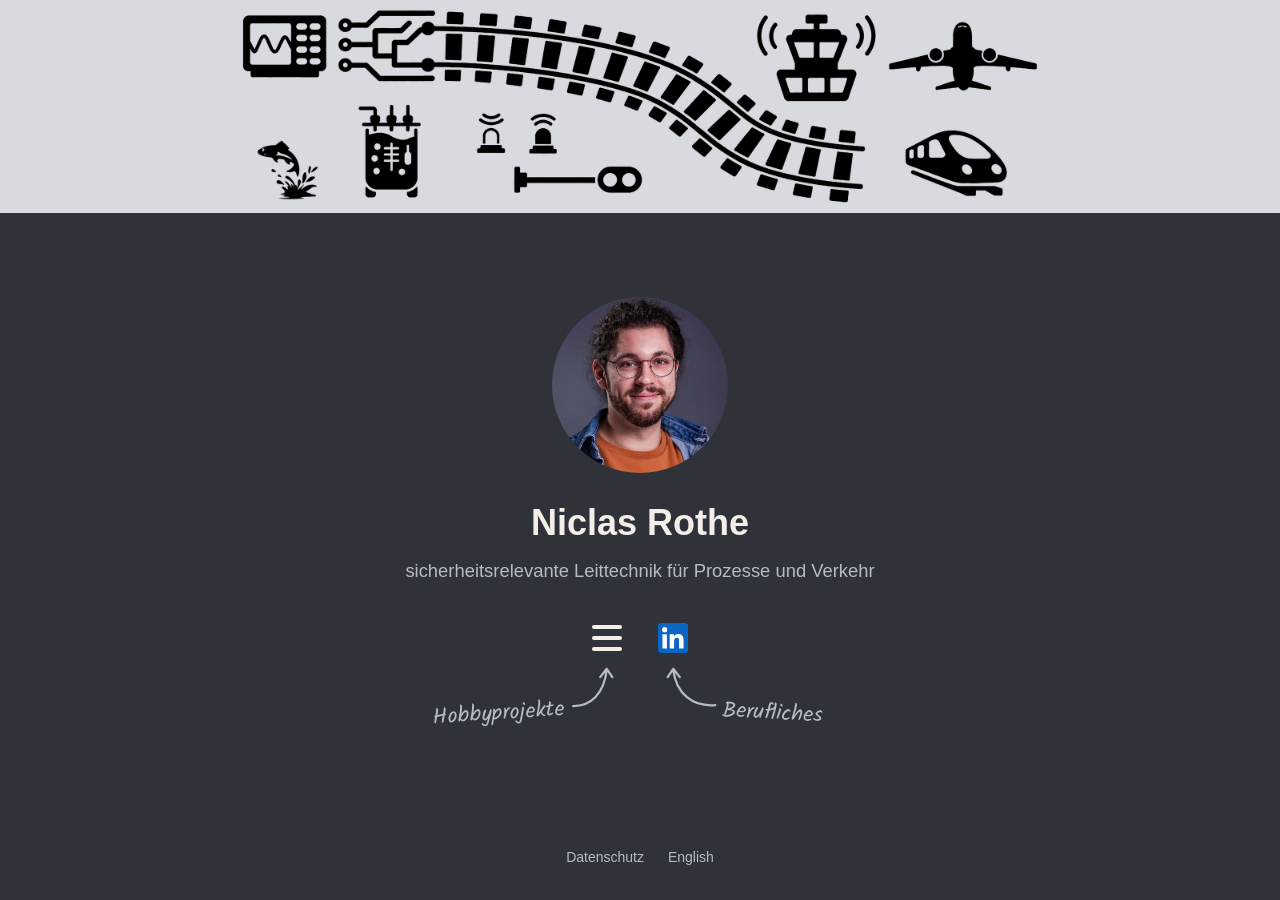
<file: index.html>
<!DOCTYPE html>
<html lang="de">
<head>
  <meta charset="UTF-8">
  <meta name="viewport" content="width=device-width, initial-scale=1">
  <title>Niclas Rothe</title>
  <meta name="description" content="Persönliche Website von Niclas Rothe.">
  <meta property="og:title" content="Niclas Rothe">
  <meta property="og:type" content="website">
  <meta property="og:url" content="https://niclasrothe.de/">
  <meta property="og:image" content="https://niclasrothe.de/assets/img/portrait.jpg">
  <link rel="canonical" href="https://niclasrothe.de/">
  <link rel="alternate" hreflang="de" href="https://niclasrothe.de/">
  <link rel="alternate" hreflang="en" href="https://niclasrothe.de/en/">
  <link rel="stylesheet" href="styles.css">
  <link rel="icon" href="assets/img/favicon.svg" type="image/svg+xml">
  <link rel="icon" href="assets/img/favicon-32.png" sizes="32x32" type="image/png">
  <link rel="apple-touch-icon" href="assets/img/apple-touch-icon.png">
</head>
<body>
  <header class="banner">
    <img src="assets/img/titelbild.png" width="2000" height="532"
         alt="Banner Prozess- und Verkehrsleittechnik">
  </header>

  <main class="hero">
    <img class="portrait" src="assets/img/portrait.jpg" width="176" height="176"
         alt="Profilbild">
    <h1>Niclas Rothe</h1>
    <p class="subtitle">sicherheitsrelevante Leittechnik für Prozesse und Verkehr</p>

    <div class="social">
      <nav class="menu" aria-label="Hauptmenü">
        <a class="menu-button" href="projekte/" aria-label="Hobbyprojekte">
          <span></span><span></span><span></span>
        </a>
      </nav>
      <a href="https://www.linkedin.com/in/niclasrothe/"
         target="_blank" rel="noopener noreferrer" aria-label="Niclas Rothe auf LinkedIn">
        <svg viewBox="0 0 24 24" aria-hidden="true">
          <rect width="24" height="24" rx="2.4" fill="#0A66C2"/>
          <path fill="#fff" d="M20.45 20.45h-3.56v-5.57c0-1.33-.03-3.04-1.85-3.04-1.86 0-2.14 1.45-2.14 2.94v5.67H9.35V9h3.41v1.56h.05c.48-.9 1.64-1.85 3.37-1.85 3.6 0 4.27 2.37 4.27 5.46v6.28zM5.34 7.43a2.07 2.07 0 1 1 0-4.14 2.07 2.07 0 0 1 0 4.14zM7.12 20.45H3.56V9h3.56v11.45z"/>
        </svg>
      </a>

      <!-- Hinweis-Pfeile -->
      <span class="hint hint-left" aria-hidden="true">
        <svg viewBox="0 0 60 48"><path d="M13 45 C 32 45, 46 32, 49 6 M42 14 L49 5 L55 14"/></svg>
        <span class="hint-text">Hobbyprojekte</span>
      </span>
      <span class="hint hint-right" aria-hidden="true">
        <svg viewBox="0 0 60 48"><path d="M4 44 C 28 46, 46 32, 49 6 M42 14 L49 5 L55 14"/></svg>
        <span class="hint-text">Berufliches</span>
      </span>
    </div>
  </main>

  <footer class="site-footer">
    <a href="datenschutz/">Datenschutz</a>
    <a href="en/" hreflang="en" lang="en">English</a>
  </footer>

  <script src="menu.js"></script>
</body>
</html>
</file>
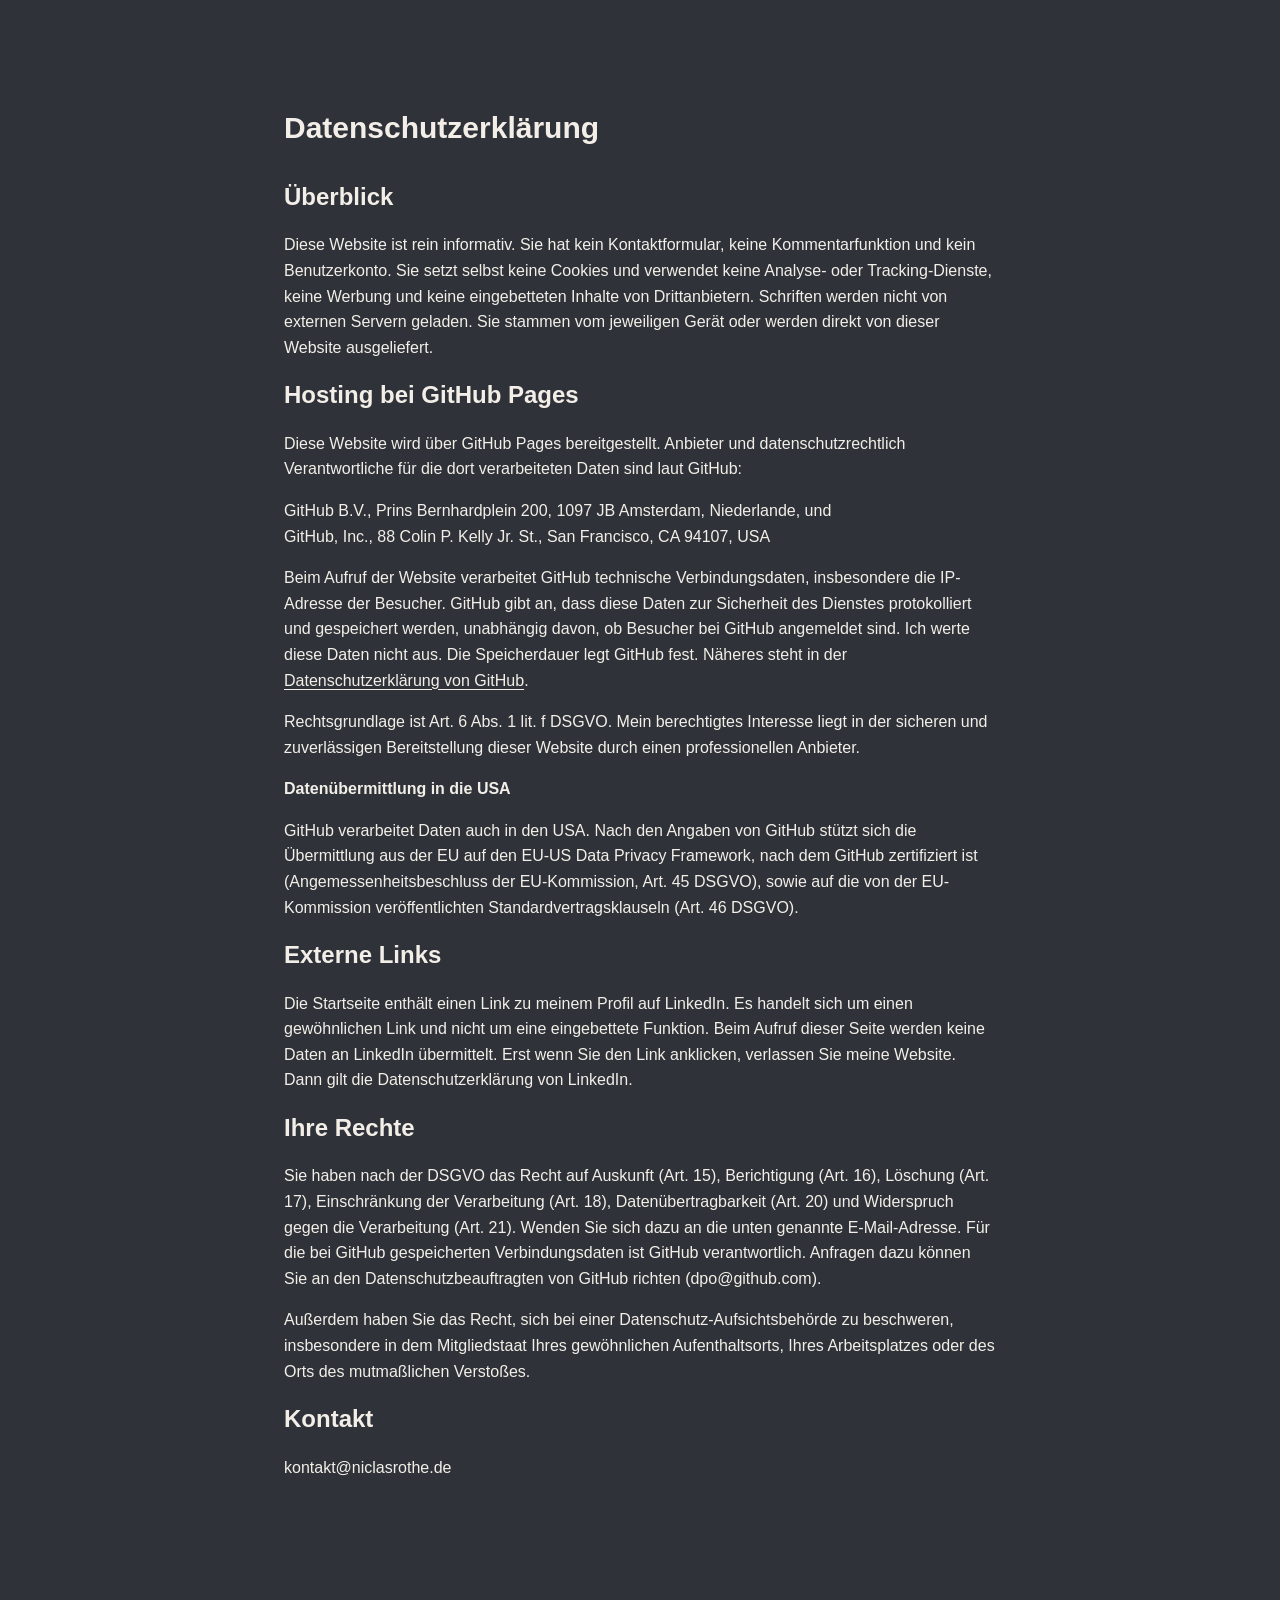
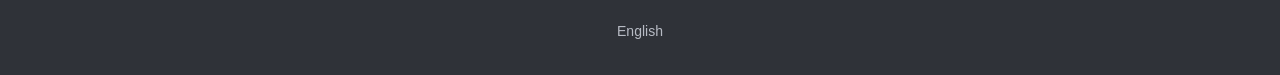
<file: datenschutz/index.html>
<!DOCTYPE html>
<html lang="de">
<head>
  <meta charset="UTF-8">
  <meta name="viewport" content="width=device-width, initial-scale=1">
  <title>Datenschutzerklärung – Niclas Rothe</title>
  <meta name="robots" content="noindex">
  <link rel="canonical" href="https://niclasrothe.de/datenschutz/">
  <link rel="alternate" hreflang="de" href="https://niclasrothe.de/datenschutz/">
  <link rel="alternate" hreflang="en" href="https://niclasrothe.de/en/privacy/">
  <link rel="stylesheet" href="../styles.css">
  <link rel="icon" href="../assets/img/favicon.svg" type="image/svg+xml">
  <link rel="icon" href="../assets/img/favicon-32.png" sizes="32x32" type="image/png">
  <link rel="apple-touch-icon" href="../assets/img/apple-touch-icon.png">
</head>
<body>
  <nav class="menu" aria-label="Hauptmenü">
    <button class="menu-button" id="menu-button" type="button"
            aria-expanded="false" aria-controls="menu-list" aria-label="Menü öffnen">
      <span></span><span></span><span></span>
    </button>
    <ul class="menu-list" id="menu-list" hidden>
      <li><a href="../">Start</a></li>
      <li><a href="../projekte/">Hobbyprojekte</a></li>
    </ul>
  </nav>

  <main class="page">

    <article>

      <h1>Datenschutzerklärung</h1>


      <h2>Überblick</h2>

      <p>
        Diese Website ist rein informativ. Sie hat kein Kontaktformular, keine Kommentarfunktion
        und kein Benutzerkonto. Sie setzt selbst keine Cookies und verwendet keine Analyse- oder Tracking-Dienste,
        keine Werbung und keine eingebetteten Inhalte von Drittanbietern. Schriften werden
        nicht von externen Servern geladen. Sie stammen vom jeweiligen Gerät oder werden direkt
        von dieser Website ausgeliefert.
      </p>

      <h2>Hosting bei GitHub Pages</h2>

      <p>
        Diese Website wird über GitHub Pages bereitgestellt. Anbieter und datenschutzrechtlich
        Verantwortliche für die dort verarbeiteten Daten sind laut GitHub:
      </p>

      <p>
        GitHub B.V., Prins Bernhardplein 200, 1097 JB Amsterdam, Niederlande, und<br>
        GitHub, Inc., 88 Colin P. Kelly Jr. St., San Francisco, CA 94107, USA
      </p>

      <p>
        Beim Aufruf der Website verarbeitet GitHub technische Verbindungsdaten, insbesondere
        die IP-Adresse der Besucher. GitHub gibt an, dass diese Daten zur Sicherheit des Dienstes
        protokolliert und gespeichert werden, unabhängig davon, ob Besucher bei GitHub angemeldet sind.
        Ich werte diese Daten nicht aus. Die Speicherdauer legt GitHub fest. Näheres steht in der
        <a href="https://docs.github.com/en/site-policy/privacy-policies/github-general-privacy-statement"
           target="_blank" rel="noopener noreferrer">Datenschutzerklärung von GitHub</a>.
      </p>

      <p>
        Rechtsgrundlage ist Art. 6 Abs. 1 lit. f DSGVO. Mein berechtigtes Interesse liegt in der
        sicheren und zuverlässigen Bereitstellung dieser Website durch einen professionellen Anbieter.
      </p>

      <h3>Datenübermittlung in die USA</h3>

      <p>
        GitHub verarbeitet Daten auch in den USA. Nach den Angaben von GitHub stützt sich die Übermittlung
        aus der EU auf den EU-US Data Privacy Framework, nach dem GitHub zertifiziert ist
        (Angemessenheitsbeschluss der EU-Kommission, Art. 45 DSGVO), sowie auf die von der
        EU-Kommission veröffentlichten Standardvertragsklauseln (Art. 46 DSGVO).
      </p>

      <h2>Externe Links</h2>

      <p>
        Die Startseite enthält einen Link zu meinem Profil auf LinkedIn. Es handelt sich um einen
        gewöhnlichen Link und nicht um eine eingebettete Funktion. Beim Aufruf dieser Seite werden
        keine Daten an LinkedIn übermittelt. Erst wenn Sie den Link anklicken, verlassen Sie meine Website.
        Dann gilt die Datenschutzerklärung von LinkedIn.
      </p>

      <h2>Ihre Rechte</h2>

      <p>
        Sie haben nach der DSGVO das Recht auf Auskunft (Art. 15), Berichtigung (Art. 16),
        Löschung (Art. 17), Einschränkung der Verarbeitung (Art. 18), Datenübertragbarkeit (Art. 20)
        und Widerspruch gegen die Verarbeitung (Art. 21). Wenden Sie sich dazu an die unten
        genannte E-Mail-Adresse. Für die bei GitHub gespeicherten Verbindungsdaten ist GitHub
        verantwortlich. Anfragen dazu können Sie an den Datenschutzbeauftragten von GitHub
        richten (dpo@github.com).
      </p>

      <p>
        Außerdem haben Sie das Recht, sich bei einer Datenschutz-Aufsichtsbehörde zu beschweren,
        insbesondere in dem Mitgliedstaat Ihres gewöhnlichen Aufenthaltsorts, Ihres Arbeitsplatzes
        oder des Orts des mutmaßlichen Verstoßes.
      </p>

      <h2>Kontakt</h2>

      <p>
        kontakt@niclasrothe.de
      </p>

    </article>
  </main>

  <footer class="site-footer">
    <a href="../en/privacy/" hreflang="en" lang="en">English</a>
  </footer>

  <script src="../menu.js"></script>
</body>
</html>
</file>
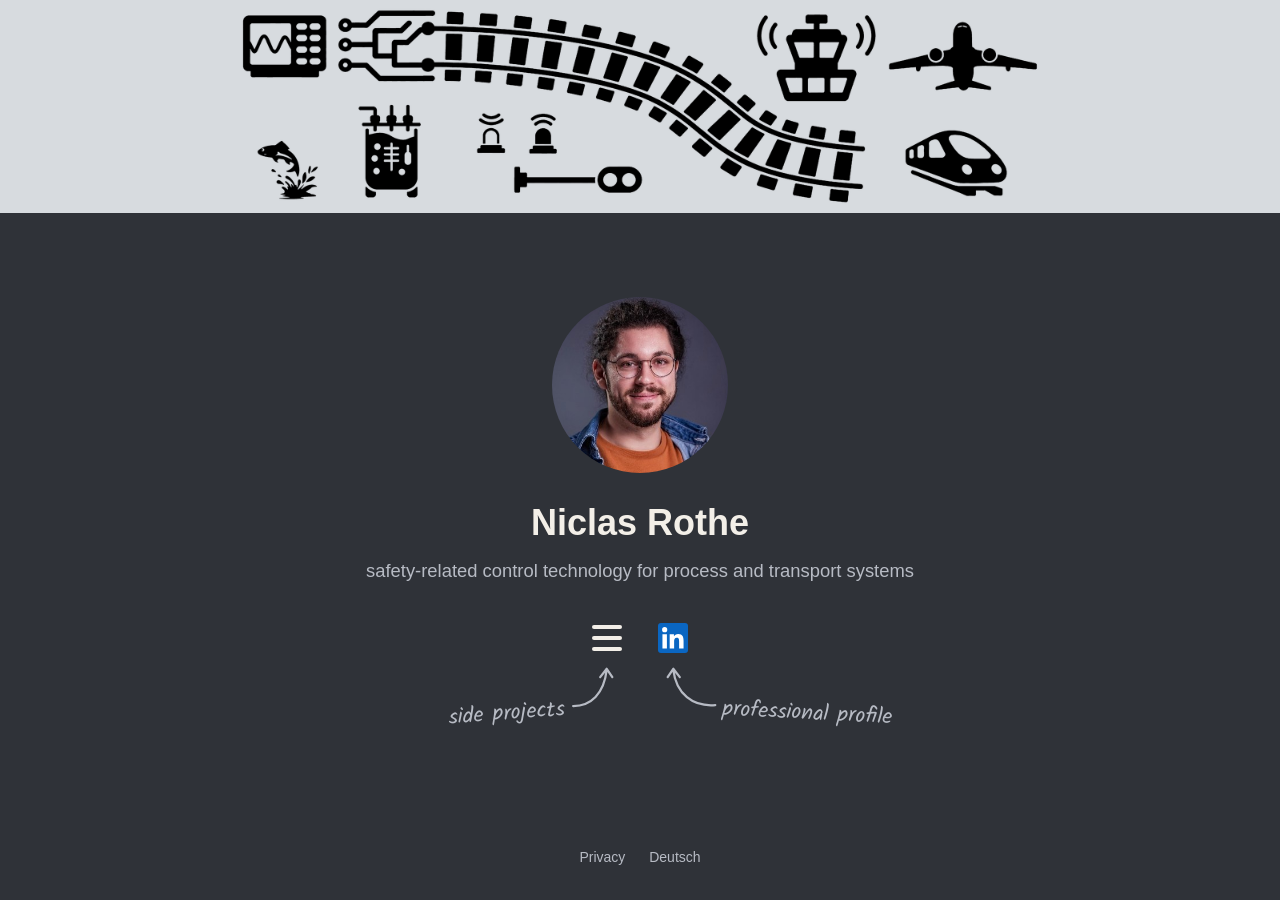
<file: en/index.html>
<!DOCTYPE html>
<html lang="en">
<head>
  <meta charset="UTF-8">
  <meta name="viewport" content="width=device-width, initial-scale=1">
  <title>Niclas Rothe</title>
  <meta name="description" content="Personal website of Niclas Rothe.">
  <meta property="og:title" content="Niclas Rothe">
  <meta property="og:type" content="website">
  <meta property="og:url" content="https://niclasrothe.de/en/">
  <meta property="og:image" content="https://niclasrothe.de/assets/img/portrait.jpg">
  <link rel="canonical" href="https://niclasrothe.de/en/">
  <link rel="alternate" hreflang="de" href="https://niclasrothe.de/">
  <link rel="alternate" hreflang="en" href="https://niclasrothe.de/en/">
  <link rel="stylesheet" href="../styles.css">
  <link rel="icon" href="../assets/img/favicon.svg" type="image/svg+xml">
  <link rel="icon" href="../assets/img/favicon-32.png" sizes="32x32" type="image/png">
  <link rel="apple-touch-icon" href="../assets/img/apple-touch-icon.png">
</head>
<body>
  <header class="banner">
    <img src="../assets/img/titelbild.png" width="2000" height="532"
         alt="Banner: process and transport control technology">
  </header>

  <main class="hero">
    <img class="portrait" src="../assets/img/portrait.jpg" width="176" height="176"
         alt="Profile picture">
    <h1>Niclas Rothe</h1>
    <p class="subtitle">safety-related control technology for process and transport systems</p>

    <div class="social">
      <nav class="menu" aria-label="Main menu">
        <a class="menu-button" href="projects/" aria-label="Side projects">
          <span></span><span></span><span></span>
        </a>
      </nav>
      <a href="https://www.linkedin.com/in/niclasrothe/"
         target="_blank" rel="noopener noreferrer" aria-label="Niclas Rothe on LinkedIn">
        <svg viewBox="0 0 24 24" aria-hidden="true">
          <rect width="24" height="24" rx="2.4" fill="#0A66C2"/>
          <path fill="#fff" d="M20.45 20.45h-3.56v-5.57c0-1.33-.03-3.04-1.85-3.04-1.86 0-2.14 1.45-2.14 2.94v5.67H9.35V9h3.41v1.56h.05c.48-.9 1.64-1.85 3.37-1.85 3.6 0 4.27 2.37 4.27 5.46v6.28zM5.34 7.43a2.07 2.07 0 1 1 0-4.14 2.07 2.07 0 0 1 0 4.14zM7.12 20.45H3.56V9h3.56v11.45z"/>
        </svg>
      </a>

      <!-- Hinweis-Pfeile -->
      <span class="hint hint-left" aria-hidden="true">
        <svg viewBox="0 0 60 48"><path d="M13 45 C 32 45, 46 32, 49 6 M42 14 L49 5 L55 14"/></svg>
        <span class="hint-text">side projects</span>
      </span>
      <span class="hint hint-right" aria-hidden="true">
        <svg viewBox="0 0 60 48"><path d="M4 44 C 28 46, 46 32, 49 6 M42 14 L49 5 L55 14"/></svg>
        <span class="hint-text">professional profile</span>
      </span>
    </div>
  </main>

  <footer class="site-footer">
    <a href="privacy/">Privacy</a>
    <a href="../" hreflang="de" lang="de">Deutsch</a>
  </footer>

  <script src="../menu.js"></script>
</body>
</html>
</file>
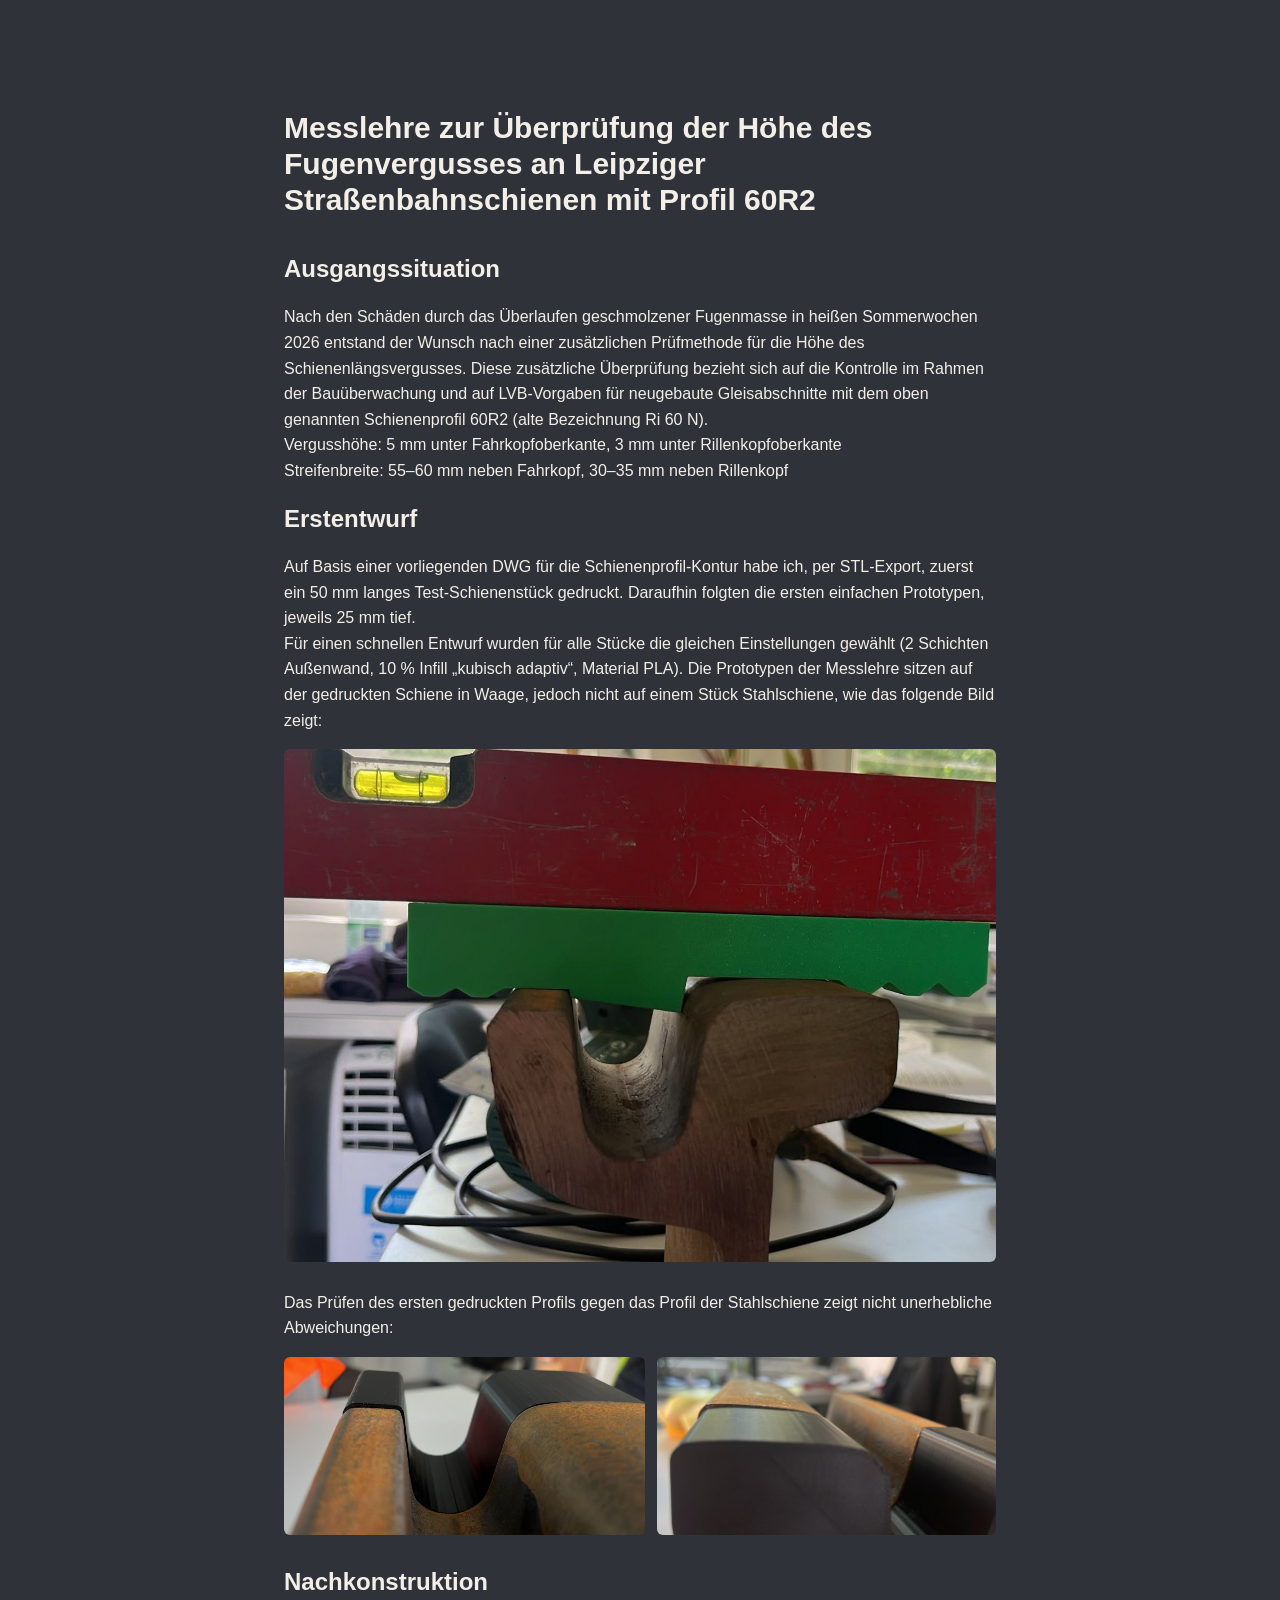
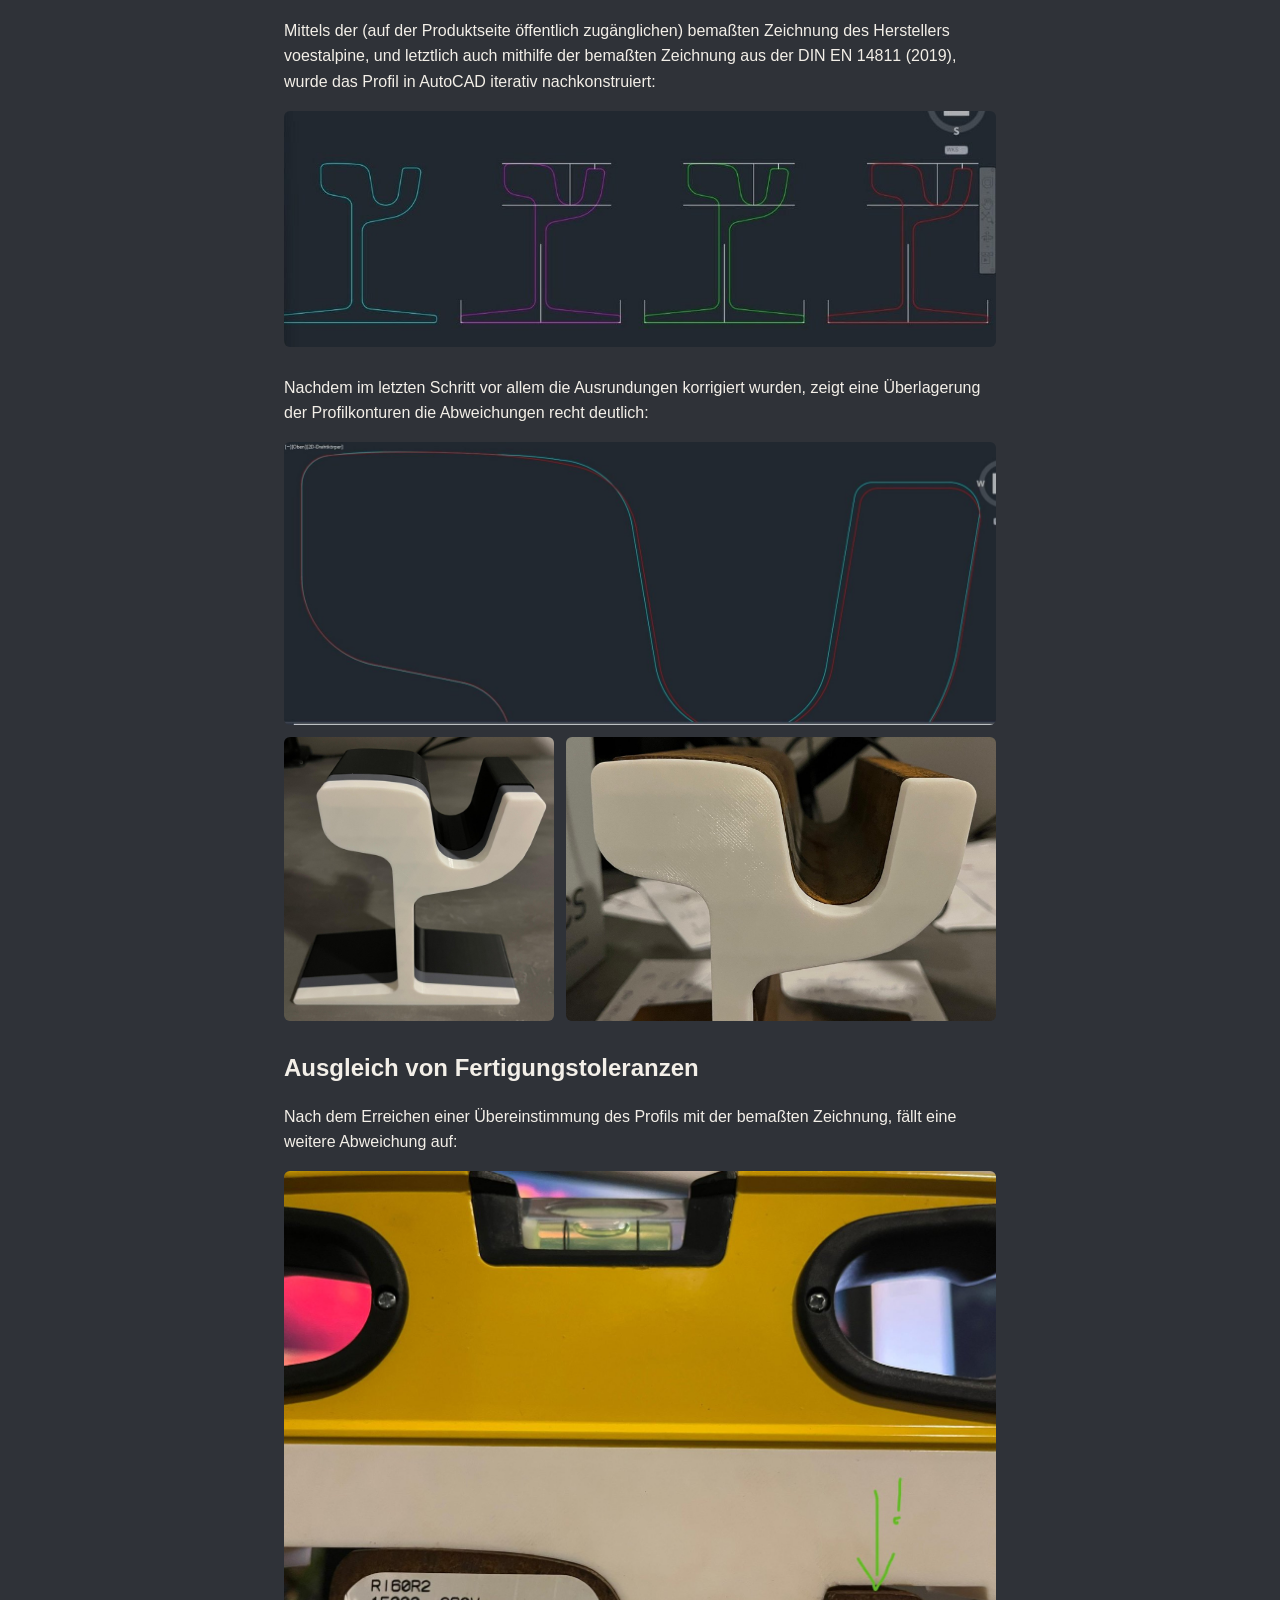
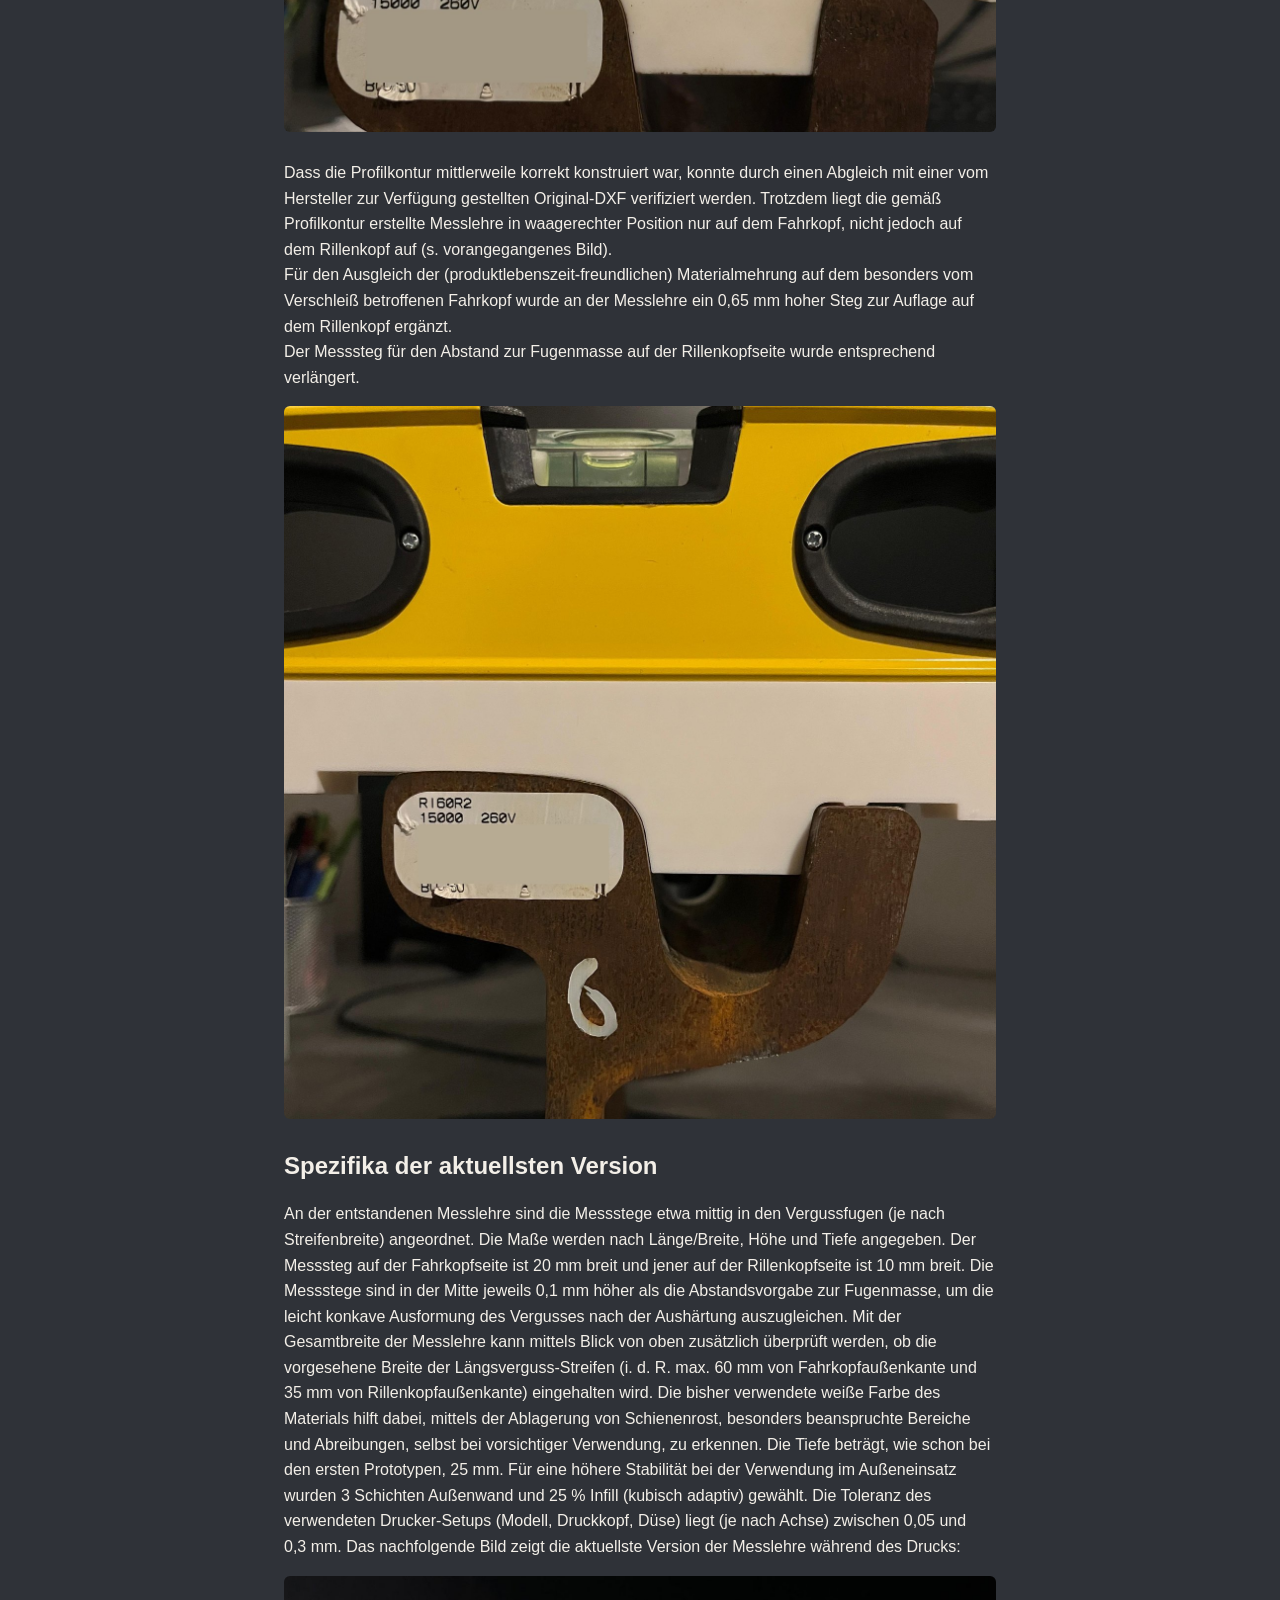
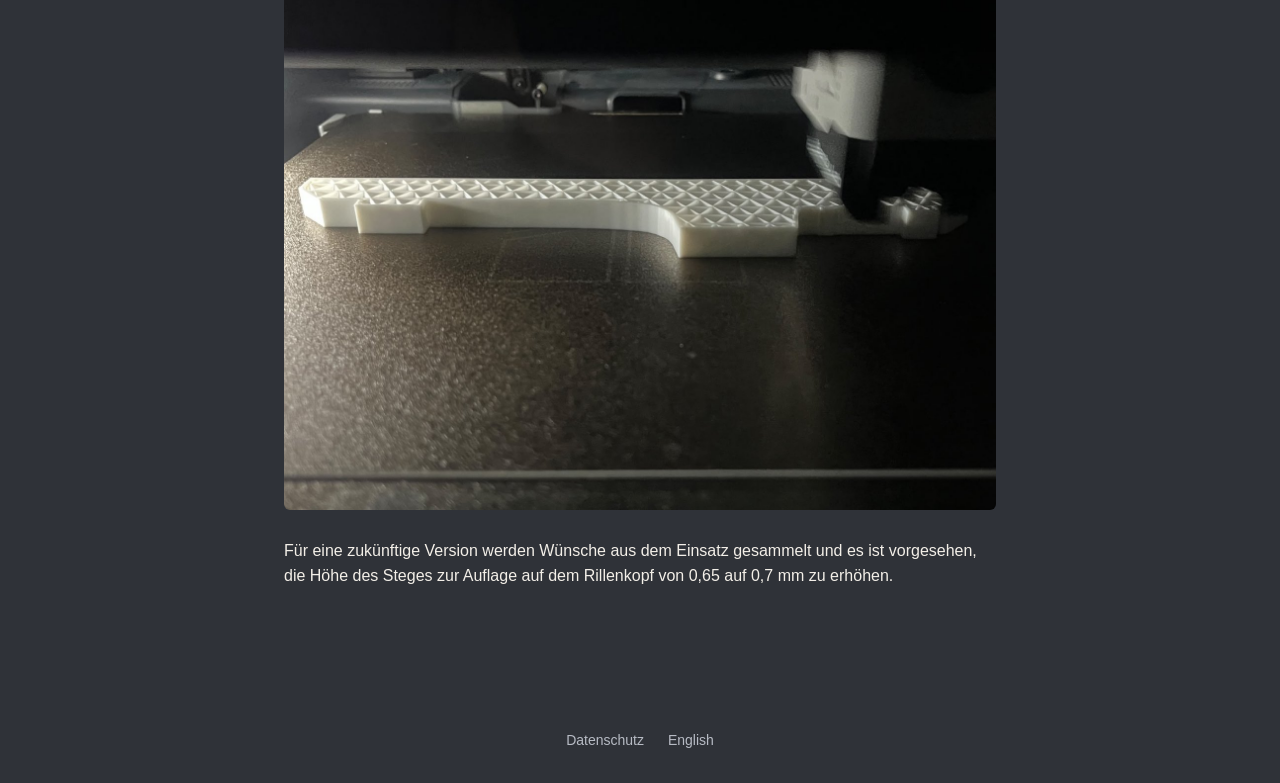
<file: projekte/index.html>
<!DOCTYPE html>
<html lang="de">
<head>
  <meta charset="UTF-8">
  <meta name="viewport" content="width=device-width, initial-scale=1">
  <title>Hobbyprojekte – Niclas Rothe</title>
  <link rel="canonical" href="https://niclasrothe.de/projekte/">
  <link rel="alternate" hreflang="de" href="https://niclasrothe.de/projekte/">
  <link rel="alternate" hreflang="en" href="https://niclasrothe.de/en/projects/">
  <link rel="stylesheet" href="../styles.css">
  <link rel="icon" href="../assets/img/favicon.svg" type="image/svg+xml">
  <link rel="icon" href="../assets/img/favicon-32.png" sizes="32x32" type="image/png">
  <link rel="apple-touch-icon" href="../assets/img/apple-touch-icon.png">
</head>
<body>
  <nav class="menu" aria-label="Hauptmenü">
    <button class="menu-button" id="menu-button" type="button"
            aria-expanded="false" aria-controls="menu-list" aria-label="Menü öffnen">
      <span></span><span></span><span></span>
    </button>
    <ul class="menu-list" id="menu-list" hidden>
      <li><a href="../">Start</a></li>
      <li><a href="./" aria-current="page">Hobbyprojekte</a></li>
    </ul>
  </nav>

  <main class="page">

    <!-- ===================== PROJEKTBEITRAG =====================
        <h1>Überschrift</h1>
        <h2>Unter-Überschift</h2>
        <p>Text</p>
        Bilder: Beschreibung im alt="…" anpassen (f. Screenreader/Suchmaschinen).
        Schriftgröße des Fließtexts: --text-size in styles.css (.page).
    ========================================================= -->

    <article>

      <h1>Messlehre zur Überprüfung der Höhe des Fugenvergusses an Leipziger Straßenbahnschienen mit Profil&nbsp;60R2</h1>

      <h2>Ausgangssituation</h2>
      
      <p>
        Nach den Schäden durch das Überlaufen geschmolzener Fugenmasse in heißen Sommerwochen 2026
        entstand der Wunsch nach einer zusätzlichen Prüfmethode für die Höhe des Schienenlängsvergusses.
        Diese zusätzliche Überprüfung bezieht sich auf die Kontrolle im Rahmen der Bauüberwachung 
        und auf LVB-Vorgaben für neugebaute Gleisabschnitte mit dem oben genannten Schienenprofil 60R2 (alte Bezeichnung Ri&nbsp;60&nbsp;N).<br> 
        Vergusshöhe: 5&nbsp;mm unter Fahrkopfoberkante, 3&nbsp;mm unter Rillenkopfoberkante<br>
        Streifenbreite: 55&#8288;–&#8288;60&nbsp;mm neben Fahrkopf, 30&#8288;–&#8288;35&nbsp;mm neben Rillenkopf
      </p>

      <h2>Erstentwurf</h2>

      <p>
        Auf Basis einer vorliegenden DWG für die Schienenprofil-Kontur habe ich, per STL-Export, zuerst ein 50&nbsp;mm langes Test-Schienenstück gedruckt.
        Daraufhin folgten die ersten einfachen Prototypen, jeweils 25&nbsp;mm tief. <br>
        Für einen schnellen Entwurf wurden für alle Stücke die gleichen Einstellungen gewählt (2&nbsp;Schichten Außenwand, 10&nbsp;% Infill „kubisch adaptiv“, Material PLA). 
        Die Prototypen der Messlehre sitzen auf der gedruckten Schiene in Waage, jedoch nicht auf einem Stück Stahlschiene, wie das folgende Bild zeigt:
      </p>

      <!-- BILD 001 -->
      <figure>
        <img src="../assets/img/projekte/001.jpg" width="1299" height="935" loading="lazy"
             alt="Prototyp der Messlehre auf fabrikneuer Stahlschiene 60R2">
      </figure>

      <p>
        Das Prüfen des ersten gedruckten Profils gegen das Profil der Stahlschiene zeigt nicht unerhebliche Abweichungen:
      </p>

      <!-- BILDER 002_links und 002_rechts nebeneinander -->
      <div class="img-pair">
        <figure style="--ar: 2.02">
          <img src="../assets/img/projekte/002_links.jpg" width="1440" height="713" loading="lazy"
               alt="Abweichung erstes gedrucktes und Stahlprofil, Rillenkopf links">
        </figure>
        <figure style="--ar: 1.9">
          <img src="../assets/img/projekte/002_rechts.jpg" width="1440" height="757" loading="lazy"
               alt="Abweichung erstes gedrucktes und Stahlprofil, Rillenkopf rechts">
        </figure>
      </div>

      <h2>Nachkonstruktion</h2>

      <p>
        Mittels der (auf der Produktseite öffentlich zugänglichen) bemaßten Zeichnung des Herstellers voestalpine, 
        und letztlich auch mithilfe der bemaßten Zeichnung aus der DIN&nbsp;EN&nbsp;14811 (2019),
        wurde das Profil in AutoCAD iterativ nachkonstruiert:
      </p>

      <!-- BILD 003 -->
      <figure>
        <img src="../assets/img/projekte/003.jpg" width="1092" height="362" loading="lazy"
             alt="CAD-Profilkonturen">
      </figure>

      <p>
        Nachdem im letzten Schritt vor allem die Ausrundungen korrigiert wurden,
        zeigt eine Überlagerung der Profilkonturen die Abweichungen recht deutlich:
      </p>

      <!-- BILD 005 und darunter BILDER 004_links / 004_rechts -->
      <div class="img-stack">
        <figure>
          <img src="../assets/img/projekte/005.jpg" width="1440" height="572" loading="lazy"
               alt="Überlagerung CAD-Profilkonturen">
        </figure>

        <div class="img-pair">
          <figure style="--ar: 0.947">
            <img src="../assets/img/projekte/004_links.jpg" width="1440" height="1520" loading="lazy"
                 alt="gedruckte Schienenprofile">
          </figure>
          <figure style="--ar: 1.511">
            <img src="../assets/img/projekte/004_rechts.jpg" width="1440" height="953" loading="lazy"
                 alt="letzter Schienenprofil-Testdruck an Stahlschiene">
          </figure>
        </div>
      </div>

      <h2>Ausgleich von Fertigungstoleranzen</h2>

      <p>
        Nach dem Erreichen einer Übereinstimmung des Profils mit der bemaßten Zeichnung,
        fällt eine weitere Abweichung auf:
      </p>

      <!-- BILD 006 -->
      <figure>
        <img src="../assets/img/projekte/006.jpg" width="1440" height="1135" loading="lazy"
             alt="Prototyp Messlehre mit korrektem Profil auf Stahlschiene">
      </figure>

      <p>
        Dass die Profilkontur mittlerweile korrekt konstruiert war, konnte durch einen Abgleich mit einer 
        vom Hersteller zur Verfügung gestellten Original-DXF verifiziert werden.
        Trotzdem liegt die gemäß Profilkontur erstellte Messlehre in waagerechter Position 
        nur auf dem Fahrkopf, nicht jedoch auf dem Rillenkopf auf (s. vorangegangenes Bild).<br>
        Für den Ausgleich der (produktlebenszeit-freundlichen) Materialmehrung auf dem besonders vom 
        Verschleiß betroffenen Fahrkopf wurde an der Messlehre ein 0,65&nbsp;mm hoher Steg 
        zur Auflage auf dem Rillenkopf ergänzt.<br>
        Der Messsteg für den Abstand zur Fugenmasse auf der Rillenkopfseite wurde entsprechend verlängert.
      </p>

      <!-- BILD 007 -->
      <figure>
        <img src="../assets/img/projekte/007.jpg" width="1440" height="1441" loading="lazy"
             alt="Messlehre mit Rillenkopf-Steg">
      </figure>

      <h2>Spezifika der aktuellsten Version</h2>

      <p>
        An der entstandenen Messlehre sind die Messstege etwa mittig in den Vergussfugen (je nach Streifenbreite) angeordnet. 
        Die Maße werden nach Länge/Breite, Höhe und Tiefe angegeben. 
        Der Messsteg auf der Fahrkopfseite ist 20&nbsp;mm breit und jener auf der Rillenkopfseite ist 10&nbsp;mm breit. 
        Die Messstege sind in der Mitte jeweils 0,1&nbsp;mm höher als die Abstandsvorgabe zur Fugenmasse, 
        um die leicht konkave Ausformung des Vergusses nach der Aushärtung auszugleichen. 
        Mit der Gesamtbreite der Messlehre kann mittels Blick von oben zusätzlich überprüft werden, 
        ob die vorgesehene Breite der Längsverguss-Streifen 
        (i.&nbsp;d.&nbsp;R. max.&nbsp;60&nbsp;mm von Fahrkopfaußenkante und 35&nbsp;mm von Rillenkopfaußenkante) eingehalten wird. 
        Die bisher verwendete weiße Farbe des Materials hilft dabei, mittels der Ablagerung von Schienenrost,
        besonders beanspruchte Bereiche und Abreibungen, selbst bei vorsichtiger Verwendung, zu erkennen.
        Die Tiefe beträgt, wie schon bei den ersten Prototypen, 25&nbsp;mm. 
        Für eine höhere Stabilität bei der Verwendung im Außeneinsatz wurden 3&nbsp;Schichten Außenwand 
        und 25&nbsp;% Infill (kubisch adaptiv) gewählt. 
        Die Toleranz des verwendeten Drucker-Setups (Modell, Druckkopf, Düse) liegt (je nach Achse) zwischen 0,05 und 0,3&nbsp;mm. 
        Das nachfolgende Bild zeigt die aktuellste Version der Messlehre während des Drucks: 
      </p>

      <!-- BILD 008 -->
      <figure>
        <img src="../assets/img/projekte/008.jpg" width="1440" height="1080" loading="lazy"
             alt="Aktuellste Version der Messlehre im Druck">
      </figure>

      <p>
        Für eine zukünftige Version werden Wünsche aus dem Einsatz gesammelt und es ist vorgesehen, die Höhe
        des Steges zur Auflage auf dem Rillenkopf von 0,65 auf 0,7&nbsp;mm zu erhöhen.
      </p>

    </article>
  </main>

  <footer class="site-footer">
    <a href="../datenschutz/">Datenschutz</a>
    <a href="../en/projects/" hreflang="en" lang="en">English</a>
  </footer>

  <script src="../menu.js"></script>
</body>
</html>
</file>
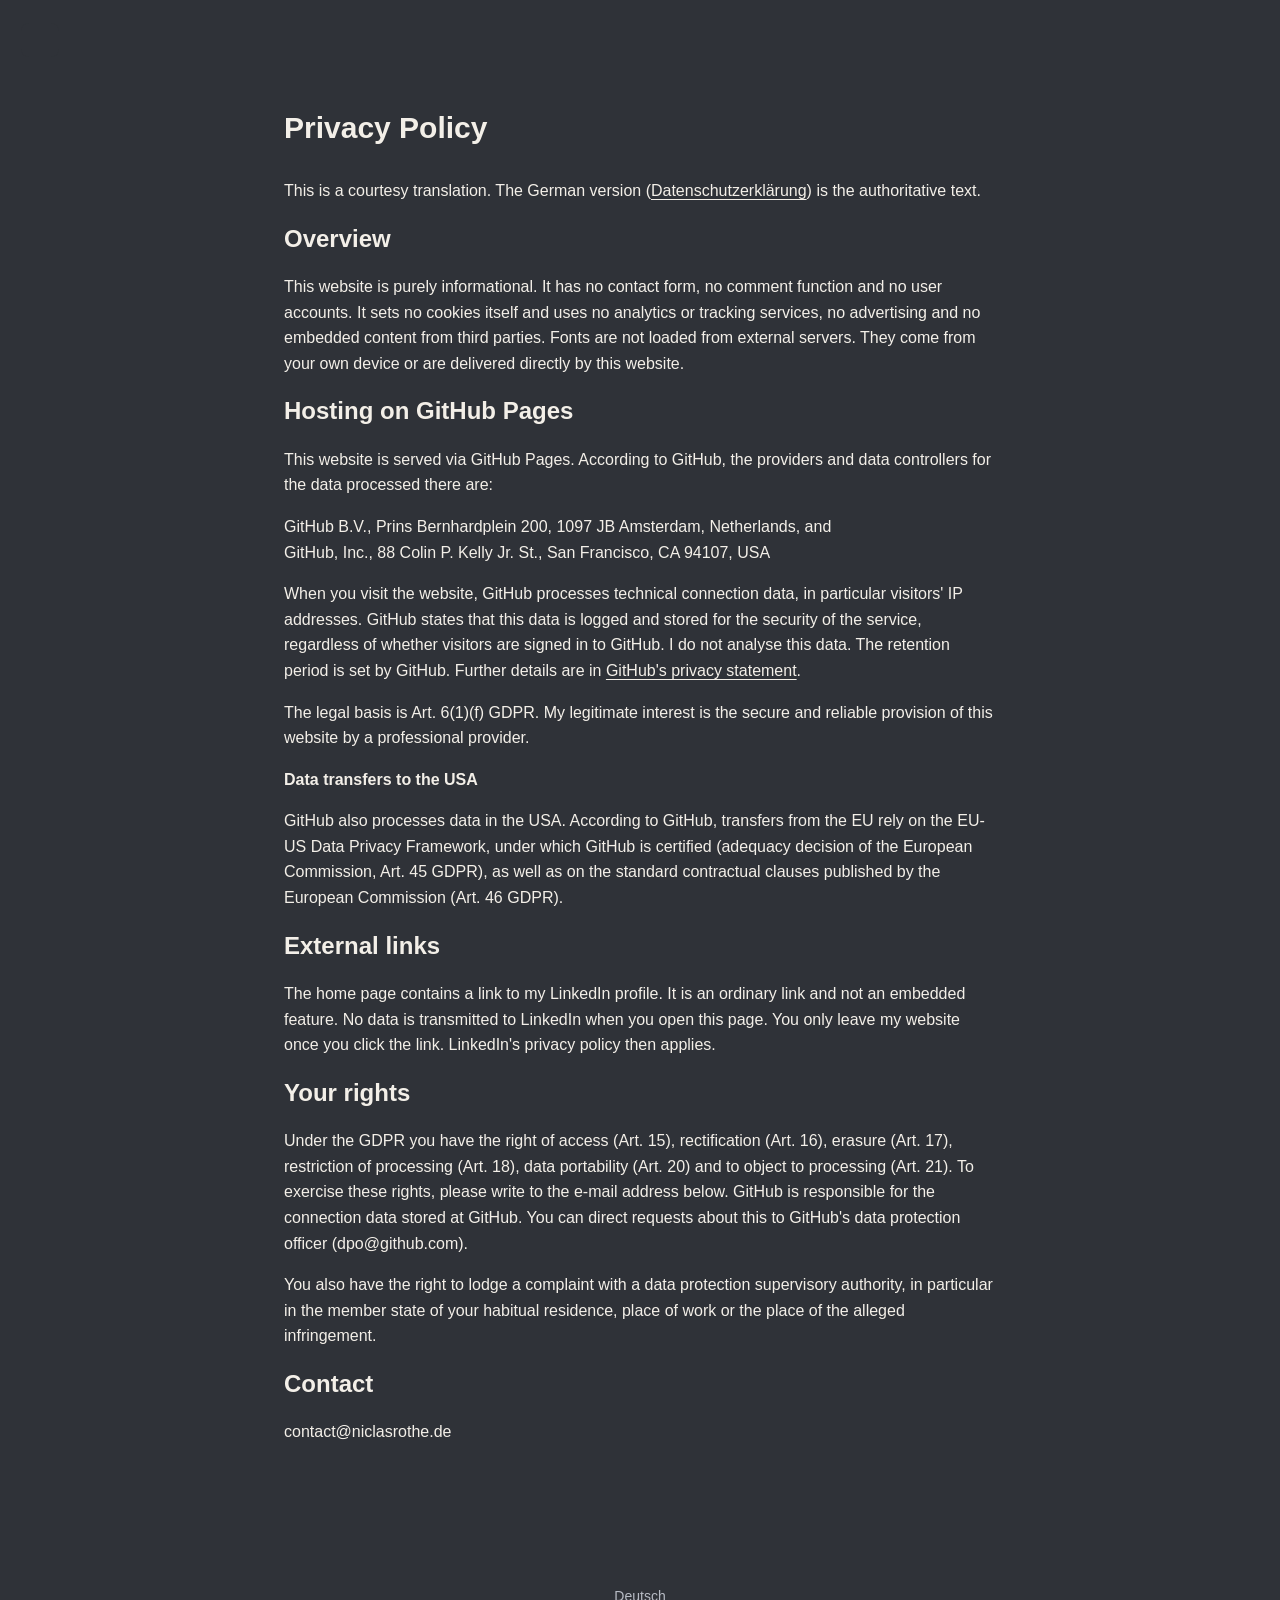
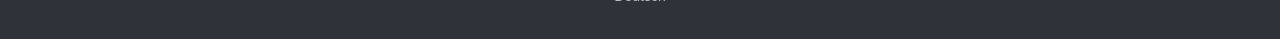
<file: en/privacy/index.html>
<!DOCTYPE html>
<html lang="en">
<head>
  <meta charset="UTF-8">
  <meta name="viewport" content="width=device-width, initial-scale=1">
  <title>Privacy Policy – Niclas Rothe</title>
  <meta name="robots" content="noindex">
  <link rel="canonical" href="https://niclasrothe.de/en/privacy/">
  <link rel="alternate" hreflang="de" href="https://niclasrothe.de/datenschutz/">
  <link rel="alternate" hreflang="en" href="https://niclasrothe.de/en/privacy/">
  <link rel="stylesheet" href="../../styles.css">
  <link rel="icon" href="../../assets/img/favicon.svg" type="image/svg+xml">
  <link rel="icon" href="../../assets/img/favicon-32.png" sizes="32x32" type="image/png">
  <link rel="apple-touch-icon" href="../../assets/img/apple-touch-icon.png">
</head>
<body>
  <nav class="menu" aria-label="Main menu">
    <button class="menu-button" id="menu-button" type="button"
            aria-expanded="false" aria-controls="menu-list" aria-label="Open menu">
      <span></span><span></span><span></span>
    </button>
    <ul class="menu-list" id="menu-list" hidden>
      <li><a href="../">Home</a></li>
      <li><a href="../projects/">Side projects</a></li>
    </ul>
  </nav>

  <main class="page">
    <article>

      <h1>Privacy Policy</h1>

      <p>
        This is a courtesy translation. The German version
        (<a href="../../datenschutz/" hreflang="de" lang="de">Datenschutzerklärung</a>) is the authoritative text.
      </p>

      <h2>Overview</h2>

      <p>
        This website is purely informational. It has no contact form, no comment function
        and no user accounts. It sets no cookies itself and uses no analytics or tracking services,
        no advertising and no embedded content from third parties. Fonts are not loaded
        from external servers. They come from your own device or are delivered directly
        by this website.
      </p>

      <h2>Hosting on GitHub Pages</h2>

      <p>
        This website is served via GitHub Pages. According to GitHub, the providers and
        data controllers for the data processed there are:
      </p>

      <p>
        GitHub B.V., Prins Bernhardplein 200, 1097 JB Amsterdam, Netherlands, and<br>
        GitHub, Inc., 88 Colin P. Kelly Jr. St., San Francisco, CA 94107, USA
      </p>

      <p>
        When you visit the website, GitHub processes technical connection data, in particular
        visitors' IP addresses. GitHub states that this data is logged and stored for the
        security of the service, regardless of whether visitors are signed in to GitHub.
        I do not analyse this data. The retention period is set by GitHub. Further details are in
        <a href="https://docs.github.com/en/site-policy/privacy-policies/github-general-privacy-statement"
           target="_blank" rel="noopener noreferrer">GitHub's privacy statement</a>.
      </p>

      <p>
        The legal basis is Art. 6(1)(f) GDPR. My legitimate interest is the secure and
        reliable provision of this website by a professional provider.
      </p>

      <h3>Data transfers to the USA</h3>

      <p>
        GitHub also processes data in the USA. According to GitHub, transfers from the EU
        rely on the EU-US Data Privacy Framework, under which GitHub is certified
        (adequacy decision of the European Commission, Art. 45 GDPR), as well as on the
        standard contractual clauses published by the European Commission (Art. 46 GDPR).
      </p>

      <h2>External links</h2>

      <p>
        The home page contains a link to my LinkedIn profile. It is an ordinary link and not
        an embedded feature. No data is transmitted to LinkedIn when you open this page.
        You only leave my website once you click the link. LinkedIn's privacy policy
        then applies.
      </p>

      <h2>Your rights</h2>

      <p>
        Under the GDPR you have the right of access (Art. 15), rectification (Art. 16),
        erasure (Art. 17), restriction of processing (Art. 18), data portability (Art. 20)
        and to object to processing (Art. 21). To exercise these rights, please write to the e-mail address below.
        GitHub is responsible for the connection data stored at GitHub. You can direct requests
        about this to GitHub's data protection officer (dpo@github.com).
      </p>

      <p>
        You also have the right to lodge a complaint with a data protection supervisory authority,
        in particular in the member state of your habitual residence, place of work
        or the place of the alleged infringement.
      </p>

      <h2>Contact</h2>

      <p>
        contact@niclasrothe.de
      </p>

    </article>
  </main>

  <footer class="site-footer">
    <a href="../../datenschutz/" hreflang="de" lang="de">Deutsch</a>
  </footer>

  <script src="../../menu.js"></script>
</body>
</html>
</file>
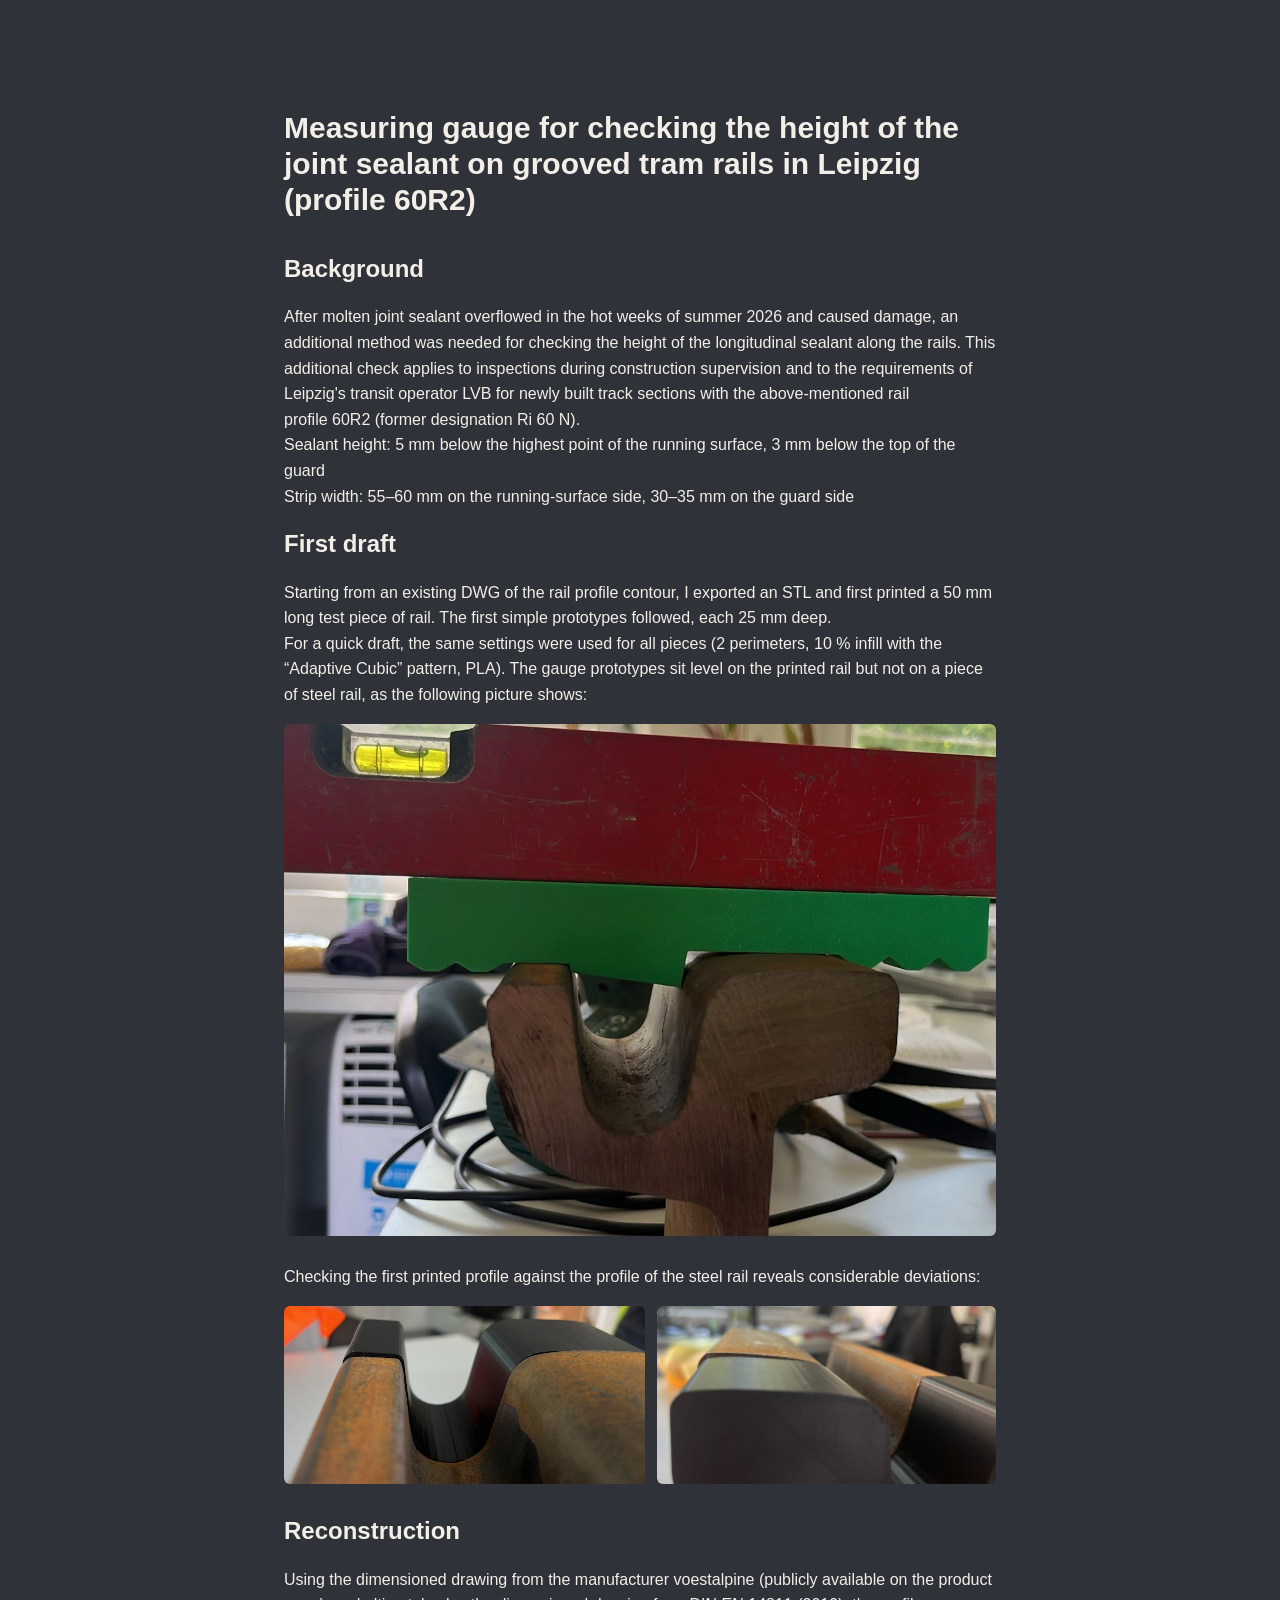
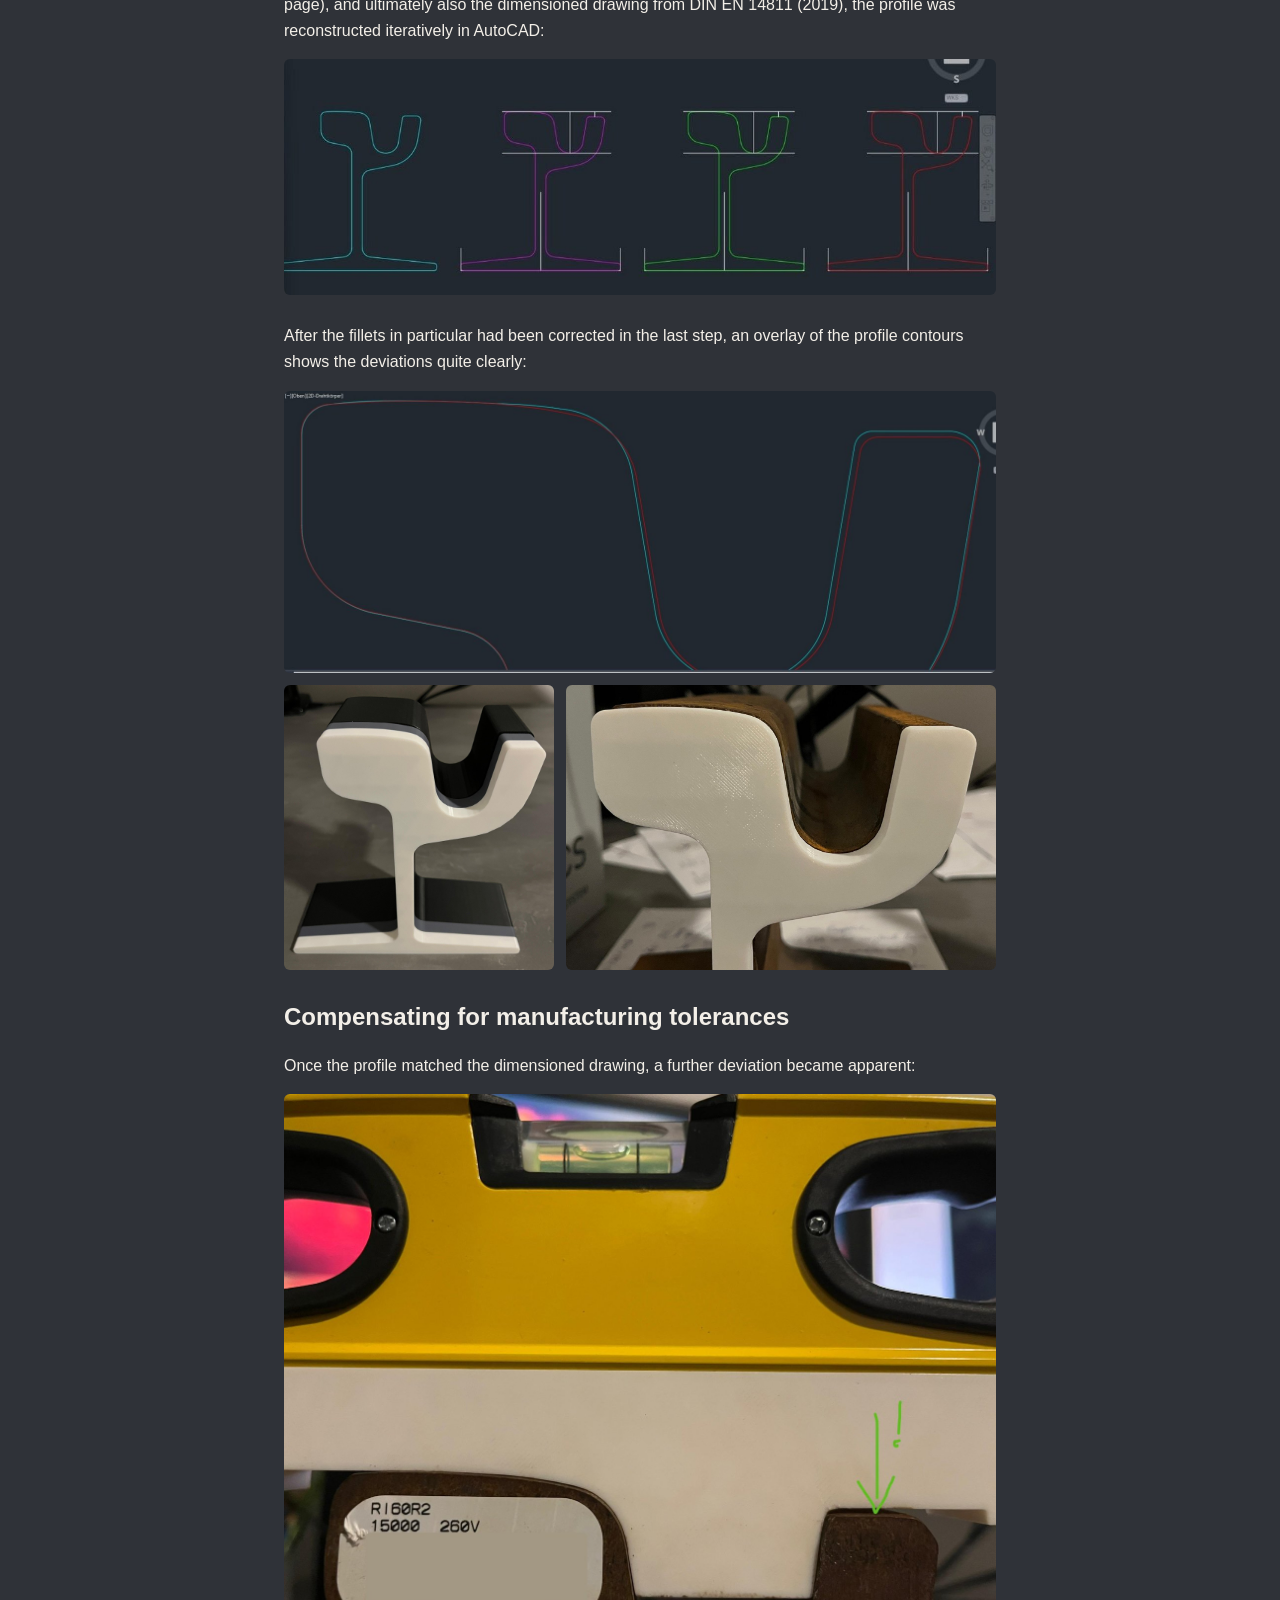
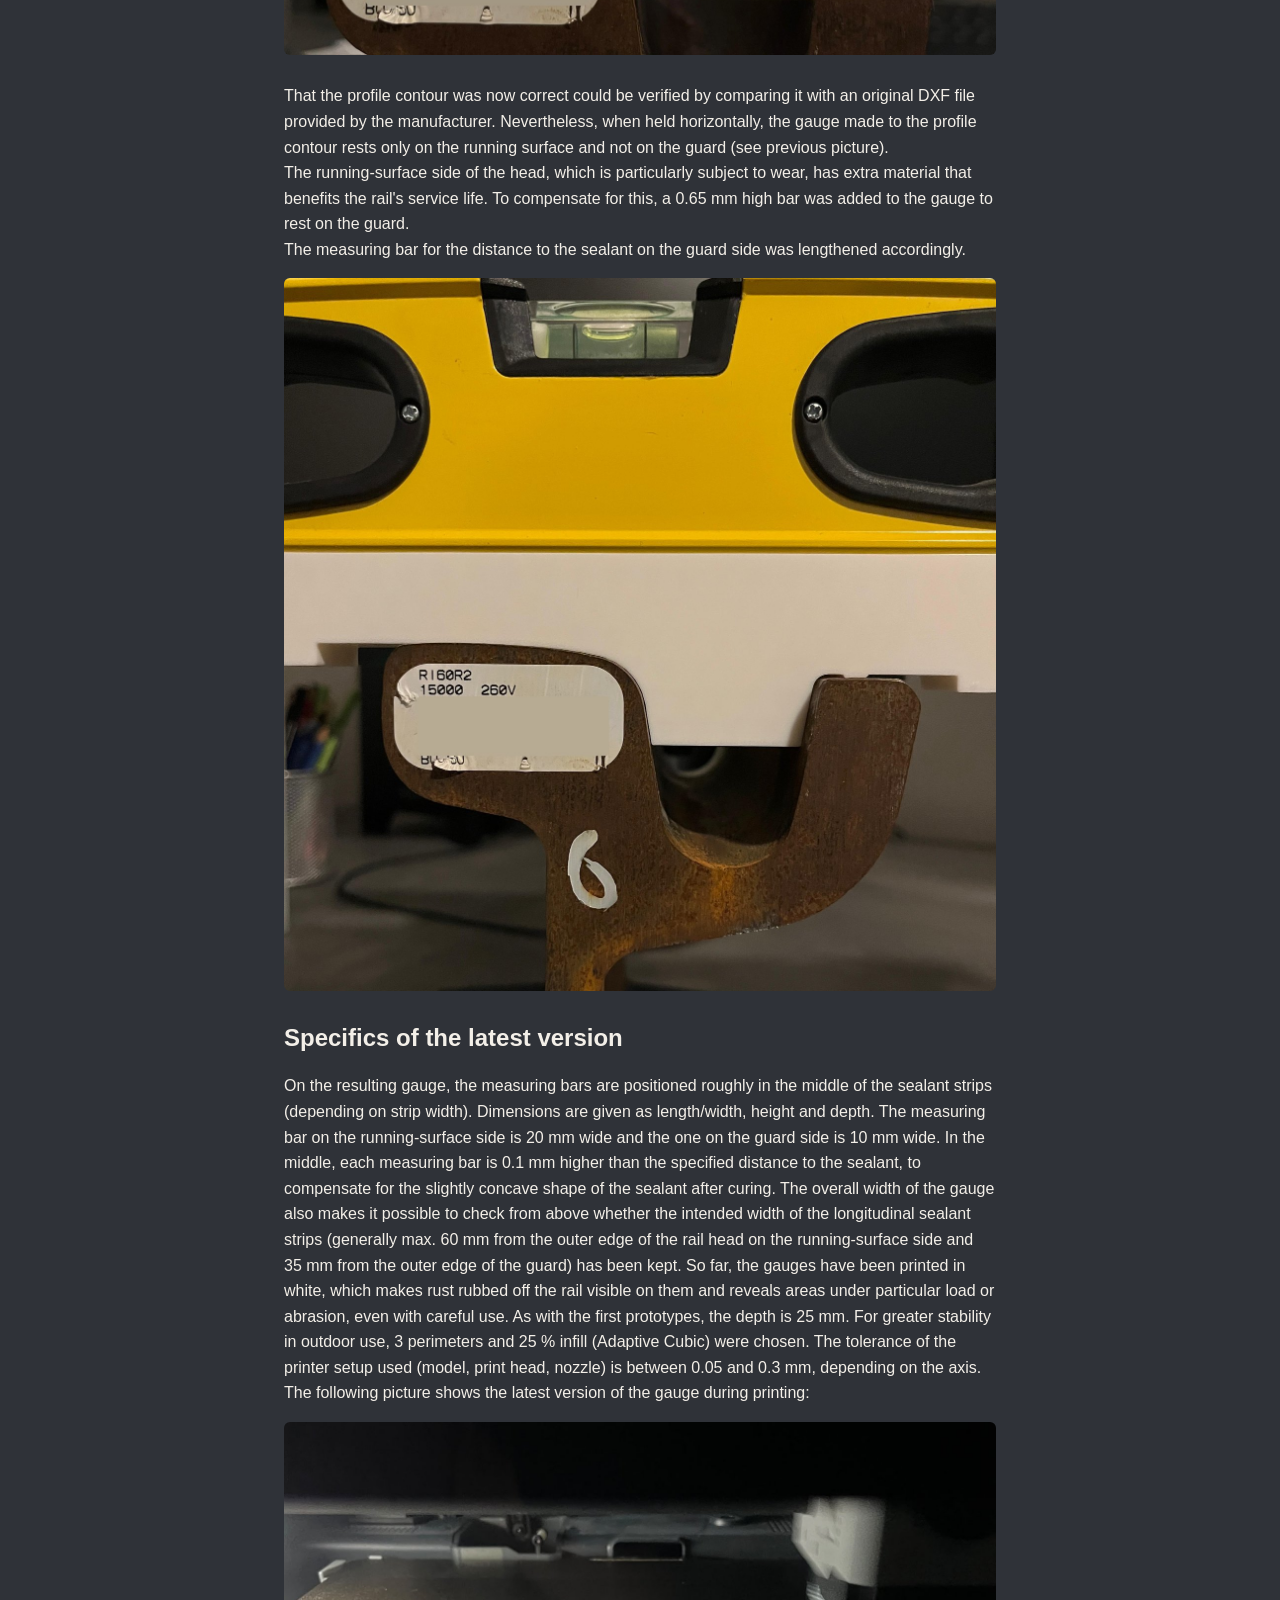
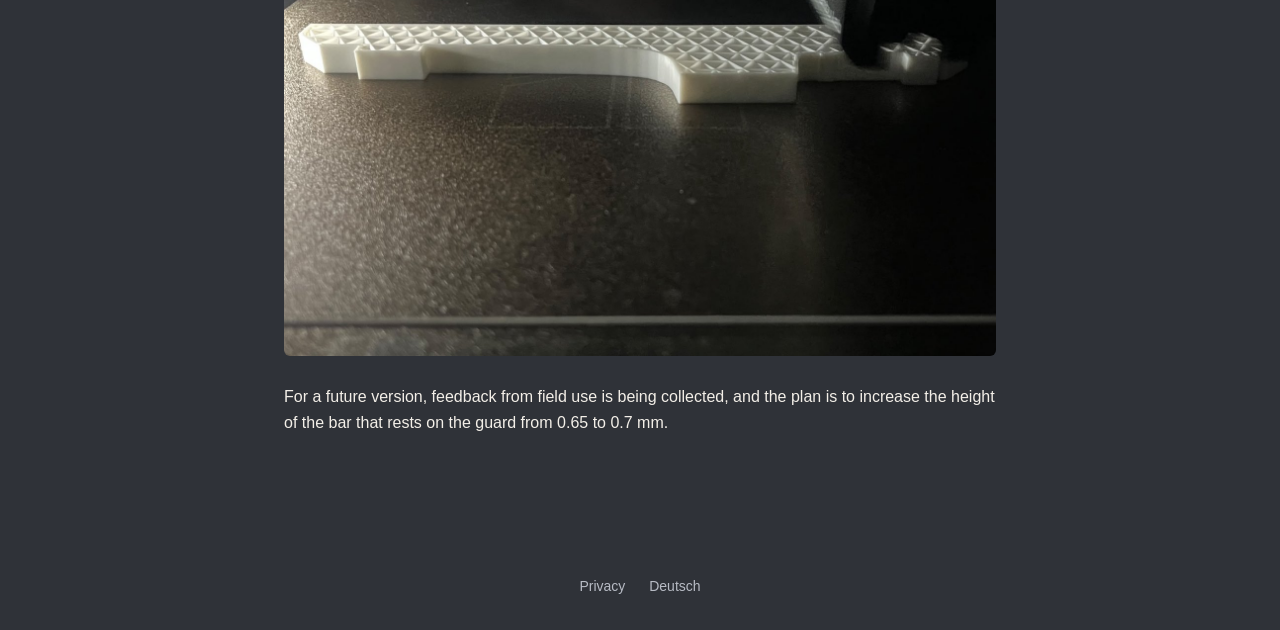
<file: en/projects/index.html>
<!DOCTYPE html>
<html lang="en">
<head>
  <meta charset="UTF-8">
  <meta name="viewport" content="width=device-width, initial-scale=1">
  <title>Side projects – Niclas Rothe</title>
  <link rel="canonical" href="https://niclasrothe.de/en/projects/">
  <link rel="alternate" hreflang="de" href="https://niclasrothe.de/projekte/">
  <link rel="alternate" hreflang="en" href="https://niclasrothe.de/en/projects/">
  <link rel="stylesheet" href="../../styles.css">
  <link rel="icon" href="../../assets/img/favicon.svg" type="image/svg+xml">
  <link rel="icon" href="../../assets/img/favicon-32.png" sizes="32x32" type="image/png">
  <link rel="apple-touch-icon" href="../../assets/img/apple-touch-icon.png">
</head>
<body>
  <nav class="menu" aria-label="Main menu">
    <button class="menu-button" id="menu-button" type="button"
            aria-expanded="false" aria-controls="menu-list" aria-label="Open menu">
      <span></span><span></span><span></span>
    </button>
    <ul class="menu-list" id="menu-list" hidden>
      <li><a href="../">Home</a></li>
      <li><a href="./" aria-current="page">Side projects</a></li>
    </ul>
  </nav>

  <main class="page">

    <article>

      <h1>Measuring gauge for checking the height of the joint sealant on grooved tram rails in Leipzig (profile&nbsp;60R2)</h1>

      <h2>Background</h2>
      
      <p>
        After molten joint sealant overflowed in the hot weeks of summer 2026 and caused damage, an additional method was needed for checking the height of the longitudinal sealant along the rails. This additional check applies to inspections during construction supervision and to the requirements of Leipzig's transit operator LVB for newly built track sections with the above-mentioned rail profile&nbsp;60R2 (former designation Ri&nbsp;60&nbsp;N).<br>
        Sealant height: 5&nbsp;mm below the highest point of the running surface, 3&nbsp;mm below the top of the guard<br>
        Strip width: 55&#8288;–&#8288;60&nbsp;mm on the running-surface side, 30&#8288;–&#8288;35&nbsp;mm on the guard side
      </p>

      <h2>First draft</h2>

      <p>
        Starting from an existing DWG of the rail profile contour, I exported an STL and first printed a 50&nbsp;mm long test piece of rail. The first simple prototypes followed, each 25&nbsp;mm deep. <br>
        For a quick draft, the same settings were used for all pieces (2&nbsp;perimeters, 10&nbsp;% infill with the “Adaptive Cubic” pattern, PLA). The gauge prototypes sit level on the printed rail but not on a piece of steel rail, as the following picture shows:
      </p>

      <figure>
        <img src="../../assets/img/projekte/001.jpg" width="1299" height="935" loading="lazy"
             alt="Prototype of the gauge on a brand-new 60R2 steel rail">
      </figure>

      <p>
        Checking the first printed profile against the profile of the steel rail reveals considerable deviations:
      </p>

      <div class="img-pair">
        <figure style="--ar: 2.02">
          <img src="../../assets/img/projekte/002_links.jpg" width="1440" height="713" loading="lazy"
               alt="Deviation between first printed profile and steel profile, guard on the left">
        </figure>
        <figure style="--ar: 1.9">
          <img src="../../assets/img/projekte/002_rechts.jpg" width="1440" height="757" loading="lazy"
               alt="Deviation between first printed profile and steel profile, guard on the right">
        </figure>
      </div>

      <h2>Reconstruction</h2>

      <p>
        Using the dimensioned drawing from the manufacturer voestalpine (publicly available on the product page), and ultimately also the dimensioned drawing from DIN&nbsp;EN&nbsp;14811 (2019), the profile was reconstructed iteratively in AutoCAD:
      </p>

      <figure>
        <img src="../../assets/img/projekte/003.jpg" width="1092" height="362" loading="lazy"
             alt="CAD profile contours">
      </figure>

      <p>
        After the fillets in particular had been corrected in the last step, an overlay of the profile contours shows the deviations quite clearly:
      </p>

      <div class="img-stack">
        <figure>
          <img src="../../assets/img/projekte/005.jpg" width="1440" height="572" loading="lazy"
               alt="Overlay of CAD profile contours">
        </figure>

        <div class="img-pair">
          <figure style="--ar: 0.947">
            <img src="../../assets/img/projekte/004_links.jpg" width="1440" height="1520" loading="lazy"
                 alt="Printed rail profiles">
          </figure>
          <figure style="--ar: 1.511">
            <img src="../../assets/img/projekte/004_rechts.jpg" width="1440" height="953" loading="lazy"
                 alt="Latest rail profile test print on steel rail">
          </figure>
        </div>
      </div>

      <h2>Compensating for manufacturing tolerances</h2>

      <p>
        Once the profile matched the dimensioned drawing, a further deviation became apparent:
      </p>

      <figure>
        <img src="../../assets/img/projekte/006.jpg" width="1440" height="1135" loading="lazy"
             alt="Gauge prototype with correct profile on steel rail">
      </figure>

      <p>
        That the profile contour was now correct could be verified by comparing it with an original DXF file provided by the manufacturer. Nevertheless, when held horizontally, the gauge made to the profile contour rests only on the running surface and not on the guard (see previous picture).<br>
        The running-surface side of the head, which is particularly subject to wear, has extra material that benefits the rail's service life. To compensate for this, a 0.65&nbsp;mm high bar was added to the gauge to rest on the guard.<br>
        The measuring bar for the distance to the sealant on the guard side was lengthened accordingly.
      </p>

      <figure>
        <img src="../../assets/img/projekte/007.jpg" width="1440" height="1441" loading="lazy"
             alt="Gauge with bar resting on the guard">
      </figure>

      <h2>Specifics of the latest version</h2>

      <p>
        On the resulting gauge, the measuring bars are positioned roughly in the middle of the sealant strips (depending on strip width). Dimensions are given as length/width, height and depth. The measuring bar on the running-surface side is 20&nbsp;mm wide and the one on the guard side is 10&nbsp;mm wide. In the middle, each measuring bar is 0.1&nbsp;mm higher than the specified distance to the sealant, to compensate for the slightly concave shape of the sealant after curing. The overall width of the gauge also makes it possible to check from above whether the intended width of the longitudinal sealant strips (generally max.&nbsp;60&nbsp;mm from the outer edge of the rail head on the running-surface side and 35&nbsp;mm from the outer edge of the guard) has been kept. So far, the gauges have been printed in white, which makes rust rubbed off the rail visible on them and reveals areas under particular load or abrasion, even with careful use. As with the first prototypes, the depth is 25&nbsp;mm. For greater stability in outdoor use, 3&nbsp;perimeters and 25&nbsp;% infill (Adaptive Cubic) were chosen. The tolerance of the printer setup used (model, print head, nozzle) is between 0.05 and 0.3&nbsp;mm, depending on the axis. The following picture shows the latest version of the gauge during printing:
      </p>

      <figure>
        <img src="../../assets/img/projekte/008.jpg" width="1440" height="1080" loading="lazy"
             alt="Latest version of the gauge during printing">
      </figure>

      <p>
        For a future version, feedback from field use is being collected, and the plan is to increase the height of the bar that rests on the guard from 0.65 to 0.7&nbsp;mm.
      </p>

    </article>
  </main>

  <footer class="site-footer">
    <a href="../privacy/">Privacy</a>
    <a href="../../projekte/" hreflang="de" lang="de">Deutsch</a>
  </footer>

  <script src="../../menu.js"></script>
</body>
</html>
</file>
<file: styles.css>
:root {
  --bg: #2f3238;
  --text: #f3efe8;
  --muted: #b7bbc4;
  --accent: #e08a4f;
  --panel: #3a3e46;
  --line: #4b505a;
}

* { box-sizing: border-box; }

html { height: 100%; }

body {
  min-height: 100%;
  display: flex;
  flex-direction: column;
  margin: 0;
  background: var(--bg);
  color: var(--text);
  font-family: -apple-system, BlinkMacSystemFont, "Segoe UI", Roboto, "Helvetica Neue", "Noto Sans", Arial, sans-serif, "Apple Color Emoji", "Segoe UI Emoji", "Segoe UI Symbol", "Noto Color Emoji";
  line-height: 1.6;
  -webkit-font-smoothing: antialiased;
}

a { color: inherit; }

:focus-visible {
  outline: 3px solid var(--accent);
  outline-offset: 3px;
}

/* ---------- Menü ---------- */
.menu {
  position: fixed;
  top: max(16px, env(safe-area-inset-top));
  left: max(16px, env(safe-area-inset-left));
  z-index: 10;
}

.menu-button {
  display: flex;
  text-decoration: none;
  flex-direction: column;
  justify-content: center;
  gap: 7px;
  width: 48px;
  height: 48px;
  padding: 0 9px;
  background: transparent;
  border: 0;
  border-radius: 10px;
  cursor: pointer;
}

.menu-button span {
  display: block;
  height: 4px;
  border-radius: 2px;
  background: var(--text);
  transition: transform .2s ease, opacity .2s ease;
}

.menu-button:hover span { background: var(--accent); }

/* Unterseiten: fest stehendes Menüsymbol mit schmaler Hintergrundfläche, damit es beim Scrollen
   nicht über Text und Bildern liegt. Der Schatten kommt erst, wenn Inhalt unter den unteren Strich
   scrollt (Klasse .is-over-content, gesetzt in menu.js). */
body > .menu .menu-button {
  position: relative;
  isolation: isolate;
}

body > .menu .menu-button::before {
  content: "";
  position: absolute;
  inset: 7px 5px;                 /* ca. 4 px Rand um die Striche */
  z-index: -1;
  border-radius: 8px;
  background: var(--bg);
  transition: box-shadow .2s ease;
}

body > .menu .menu-button.is-over-content::before {
  box-shadow: 0 2px 10px rgba(0, 0, 0, .35);
}

.menu-button[aria-expanded="true"] span:nth-child(1) { transform: translateY(11px) rotate(45deg); }
.menu-button[aria-expanded="true"] span:nth-child(2) { opacity: 0; }
.menu-button[aria-expanded="true"] span:nth-child(3) { transform: translateY(-11px) rotate(-45deg); }

.menu-list {
  position: absolute;
  top: 54px;
  left: 0;
  width: max-content;             /* Breite passt sich dem längsten Eintrag an, kein Umbruch */
  max-width: calc(100vw - 32px);
  min-width: 150px;
  margin: 0;
  padding: 8px;
  list-style: none;
  background: var(--panel);
  border: 1px solid var(--line);
  border-radius: 12px;
  box-shadow: 0 12px 32px rgba(0, 0, 0, .35);
}

.menu-list[hidden] { display: none; }

.menu-list a {
  display: block;
  padding: 10px 14px;
  border-radius: 8px;
  text-decoration: none;
  font-size: 1.05rem;
  white-space: nowrap;
}

.menu-list a:hover,
.menu-list a[aria-current="page"] {
  background: var(--bg);
  color: var(--accent);
}

/* ---------- Startseite ---------- */
.banner {
  background: #d7dbdf;          /* Hintergrundfarbe des Titelbilds, damit der Streifen über die volle Breite reicht */
  line-height: 0;
}

.banner img {
  display: block;
  width: 100%;                    /* füllt die verfügbare Breite, schrumpft auf dem Handy mit */
  max-width: 800px;               /* maximale Bildbreite auf großen Monitoren */
  height: auto;                   /* Höhe folgt automatisch dem Seitenverhältnis */
  margin: 0 auto;
}

.hero {
  flex: 1;
  display: flex;
  flex-direction: column;
  align-items: center;
  justify-content: center;
  padding: 48px 24px;
  text-align: center;
}

.portrait {
  width: 176px;
  height: 176px;
  border-radius: 50%;
  object-fit: cover;
  object-position: 50% 8%;
  margin-bottom: 28px;
}

h1 {
  margin: 0;
  font-size: 36px;
  font-weight: 700;
  line-height: 1.2;
}

.subtitle {
  margin: 12px 0 0;
  color: var(--muted);
  font-size: 1.15rem;
  text-wrap: balance;
}

.social {
  margin-top: 28px;
  display: flex;
  align-items: center;
  gap: 18px;
}

.social > a {
  display: grid;
  place-items: center;
  width: 48px;
  height: 48px;
  border-radius: 10px;
  transition: transform .2s ease;
}

.social > a:hover { transform: translateY(-2px); }

.social svg { display: block; width: 30px; height: 30px; }

/* Menü in der Icon-Zeile: im Fluss statt fest oben links */
.social .menu {
  position: relative;
  top: auto;
  left: auto;
}

/* ---------- Hinweis-Pfeile unter Menü und LinkedIn ---------- */
/* Handschrift Kalam, lokal hinterlegt (SIL Open Font License, siehe assets/fonts/Kalam-OFL.txt) */
@font-face {
  font-family: "Kalam";
  src: url("assets/fonts/kalam-latin-400-normal.woff2") format("woff2");
  font-weight: 400;
  font-style: normal;
  font-display: swap;
}

.social { position: relative; margin-bottom: 72px; }

.hint {
  position: absolute;
  top: calc(100% + 2px);
  pointer-events: none;
  color: var(--muted);
  font-family: "Kalam", "Chalkboard SE", "Segoe Print", cursive;
  font-size: 22px;
  line-height: 1;
  white-space: nowrap;
  text-align: left;
}

.hint svg {
  position: absolute;
  top: 0;
  width: 56px;
  height: 45px;
  fill: none;
  stroke: currentColor;
  stroke-width: 2.4;
  stroke-linecap: round;
  stroke-linejoin: round;
}

.hint-text { display: block; padding-top: 38px; }

/* links: Pfeilspitze zeigt auf das Menü, Text läuft nach links weg */
.hint-left { right: calc(100% - 24px); }
.hint-left svg { right: -10.3px; }   /* Pfeilspitze genau auf der Mittelachse des Menüsymbols */
.hint-left .hint-text { padding-right: 44px; transform: rotate(-4deg); }

/* rechts: gespiegelt, Pfeilspitze auf LinkedIn */
.hint-right { left: calc(100% - 24px); }
.hint-right svg { left: -10.3px; transform: scaleX(-1); }   /* Pfeilspitze auf der Mittelachse des LinkedIn-Symbols */
.hint-right .hint-text { padding-left: 50px; transform: rotate(3deg); }

/* Handy: Text etwas kleiner und unter den Pfeilanfang, damit er nicht an den Rand stößt */
@media (max-width: 600px) {
  .hint { font-size: 19px; }
  .hint-text { padding-top: 51px; }
  .hint-left .hint-text { padding-right: 20px; }
  .hint-right .hint-text { padding-left: 26px; }
  /* rechts ist mobil wenig Platz: mehrteilige Labels (z. B. „professional profile“) zweizeilig */
  .hint-right .hint-text { white-space: normal; width: min-content; line-height: 1.15; }
}

/* ---------- Unterseiten / Projektbeitrag ---------- */
.page {
  width: 100%;
  flex: 1;
  --text-size: 12pt;              /* Fließtext: 12pt (≈ 16 px) */
  max-width: 760px;
  margin: 0 auto;
  padding: 110px 24px 96px;
}

.page h1 {
  margin: 0 0 32px;
  font-size: clamp(24px, 5vw, 30px);
  hyphens: auto;
  overflow-wrap: break-word;
}

.page h2 {
  margin: 0 0 16px;
  font-size: clamp(20px, 4vw, 24px);
  hyphens: auto;
  overflow-wrap: break-word;
}

.page h3 {
  margin: 0 0 12px;
  font-size: var(--text-size);
  font-weight: 700;
  hyphens: auto;
}

/* Auskommentiert damit Text die selbe Breite hat wie Überschrift und Bilder auf Projekt-Unterseite
.page p {
  max-width: 65ch;
  margin: 0 0 28px;
  color: #dcdde1;
  font-size: var(--text-size);
  line-height: 1.7;
  hyphens: auto;
}
*/

.page figure {
  margin: 0 0 28px;
}

.page figure img {
  display: block;
  width: 100%;
  height: auto;
  border-radius: 6px;
}

/* Zwei Bilder nebeneinander: gleiche Höhe über --ar (Seitenverhältnis Breite/Höhe) */
.img-pair {
  display: flex;
  gap: 12px;
  margin: 0 0 28px;
}

.img-pair figure {
  flex: var(--ar) 1 0;
  min-width: 0;
  margin: 0;
}

/* Bilder direkt untereinander (z. B. 005 und 004) enger setzen */
.img-stack > figure,
.img-stack > .img-pair { margin-bottom: 12px; }
.img-stack { margin-bottom: 28px; }

@media (max-width: 560px) {
  .img-pair { flex-direction: column; }
  .img-pair figure { flex: none; }
}

/* ---------- Footer (Datenschutz-Link) ---------- */
.site-footer {
  padding: 20px 24px max(24px, env(safe-area-inset-bottom));
  text-align: center;
  font-size: 14px;
  color: var(--muted);
}

.site-footer a {
  display: inline-block;
  padding: 8px 10px;
  color: inherit;
  text-decoration: none;
}

.site-footer a:hover { color: var(--accent); text-decoration: underline; }

/* Listen und Links im Fließtext (Datenschutzseite)
Auskommentiert damit Listen die selbe Breite hat wie Überschrift und Bilder
.page ul {
  max-width: 65ch;
  margin: 0 0 28px;
  padding-left: 1.2em;
  color: #dcdde1;
  font-size: var(--text-size);
  line-height: 1.7;
}
*/

.page p a, .page li a { text-decoration: underline; text-underline-offset: 3px; }
.page p a:hover, .page li a:hover { color: var(--accent); }

/* Platzhalter, die noch ausgefüllt werden müssen */
.todo { background: rgba(224, 138, 79, .28); border-radius: 4px; padding: 0 4px; }


@media (prefers-reduced-motion: reduce) {
  * { transition: none !important; }
}

/* ---------- Startseite auf Handys: etwas kleinere Größen, Abstände wie am PC ---------- */
@media (max-width: 600px) {
  .portrait { width: 160px; height: 160px; }
  .hero h1 { font-size: 33px; }
  .subtitle { font-size: 1.08rem; }
}
</file>
